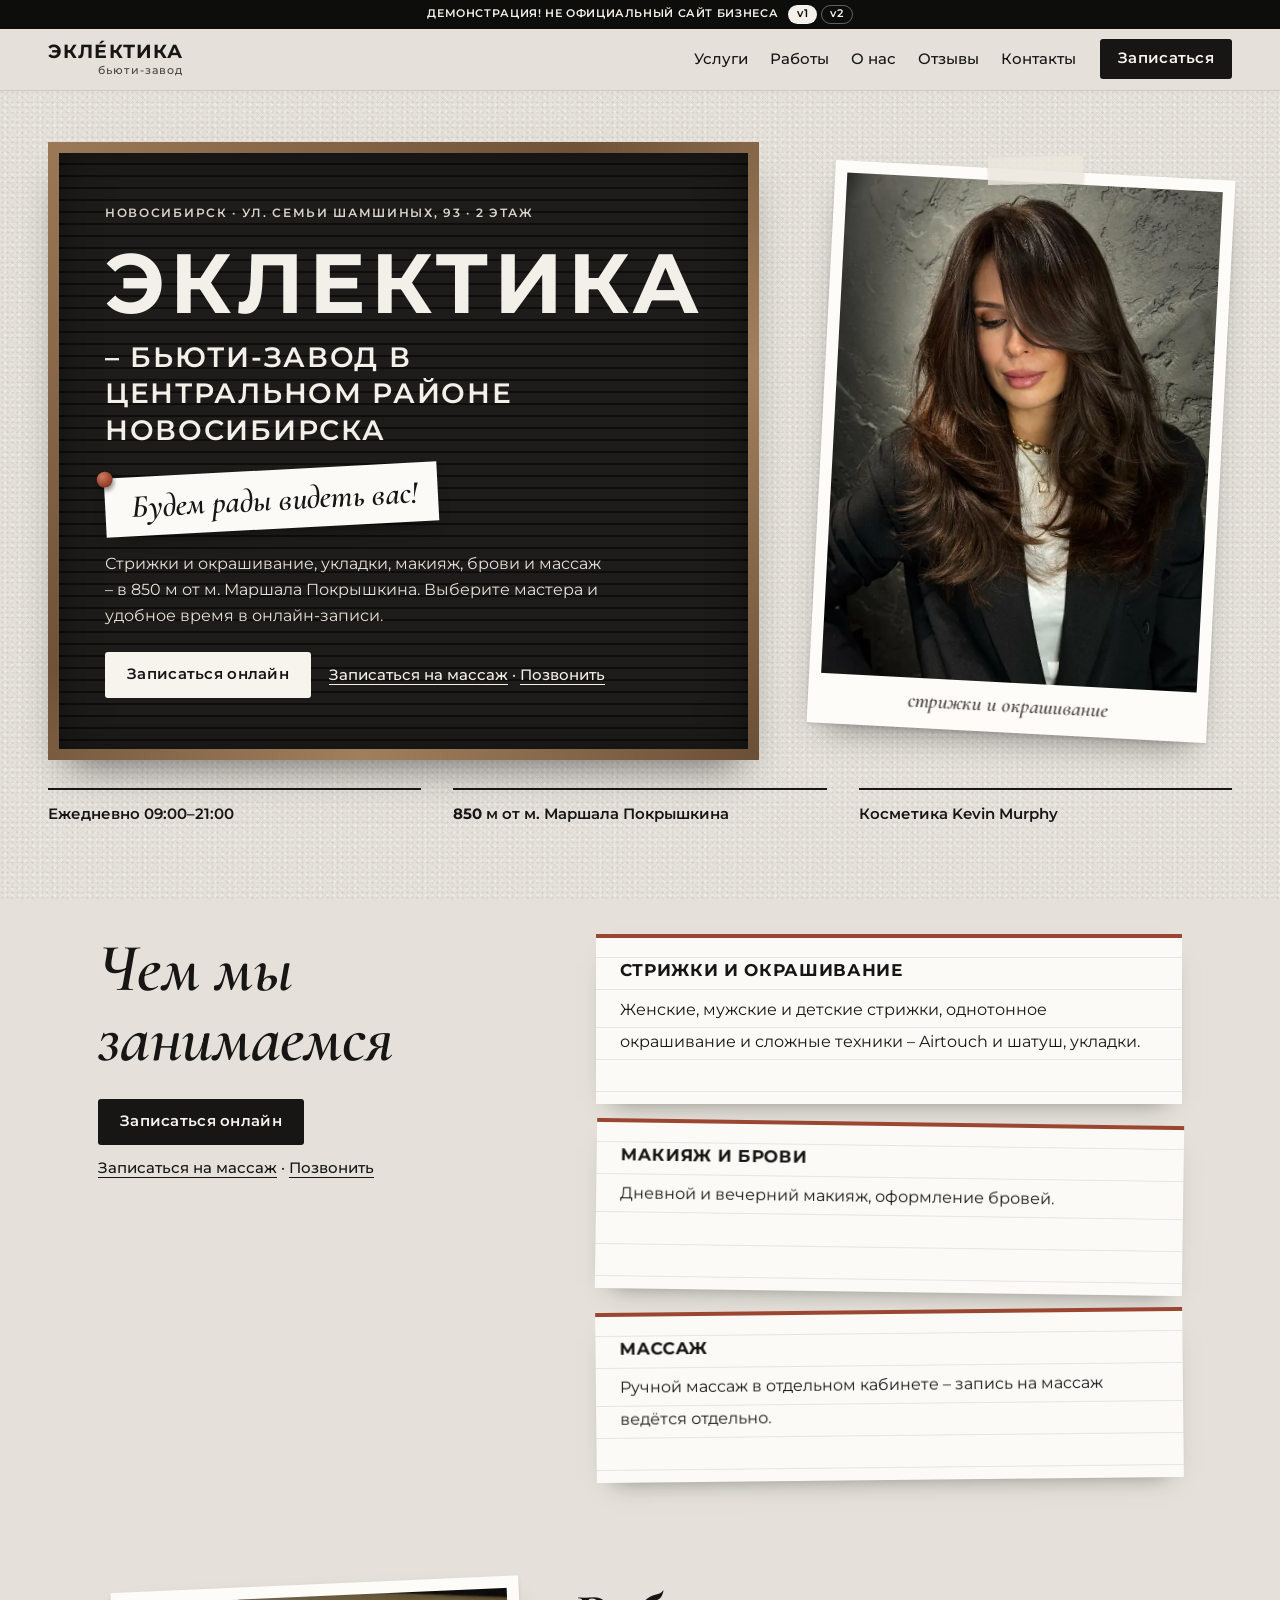
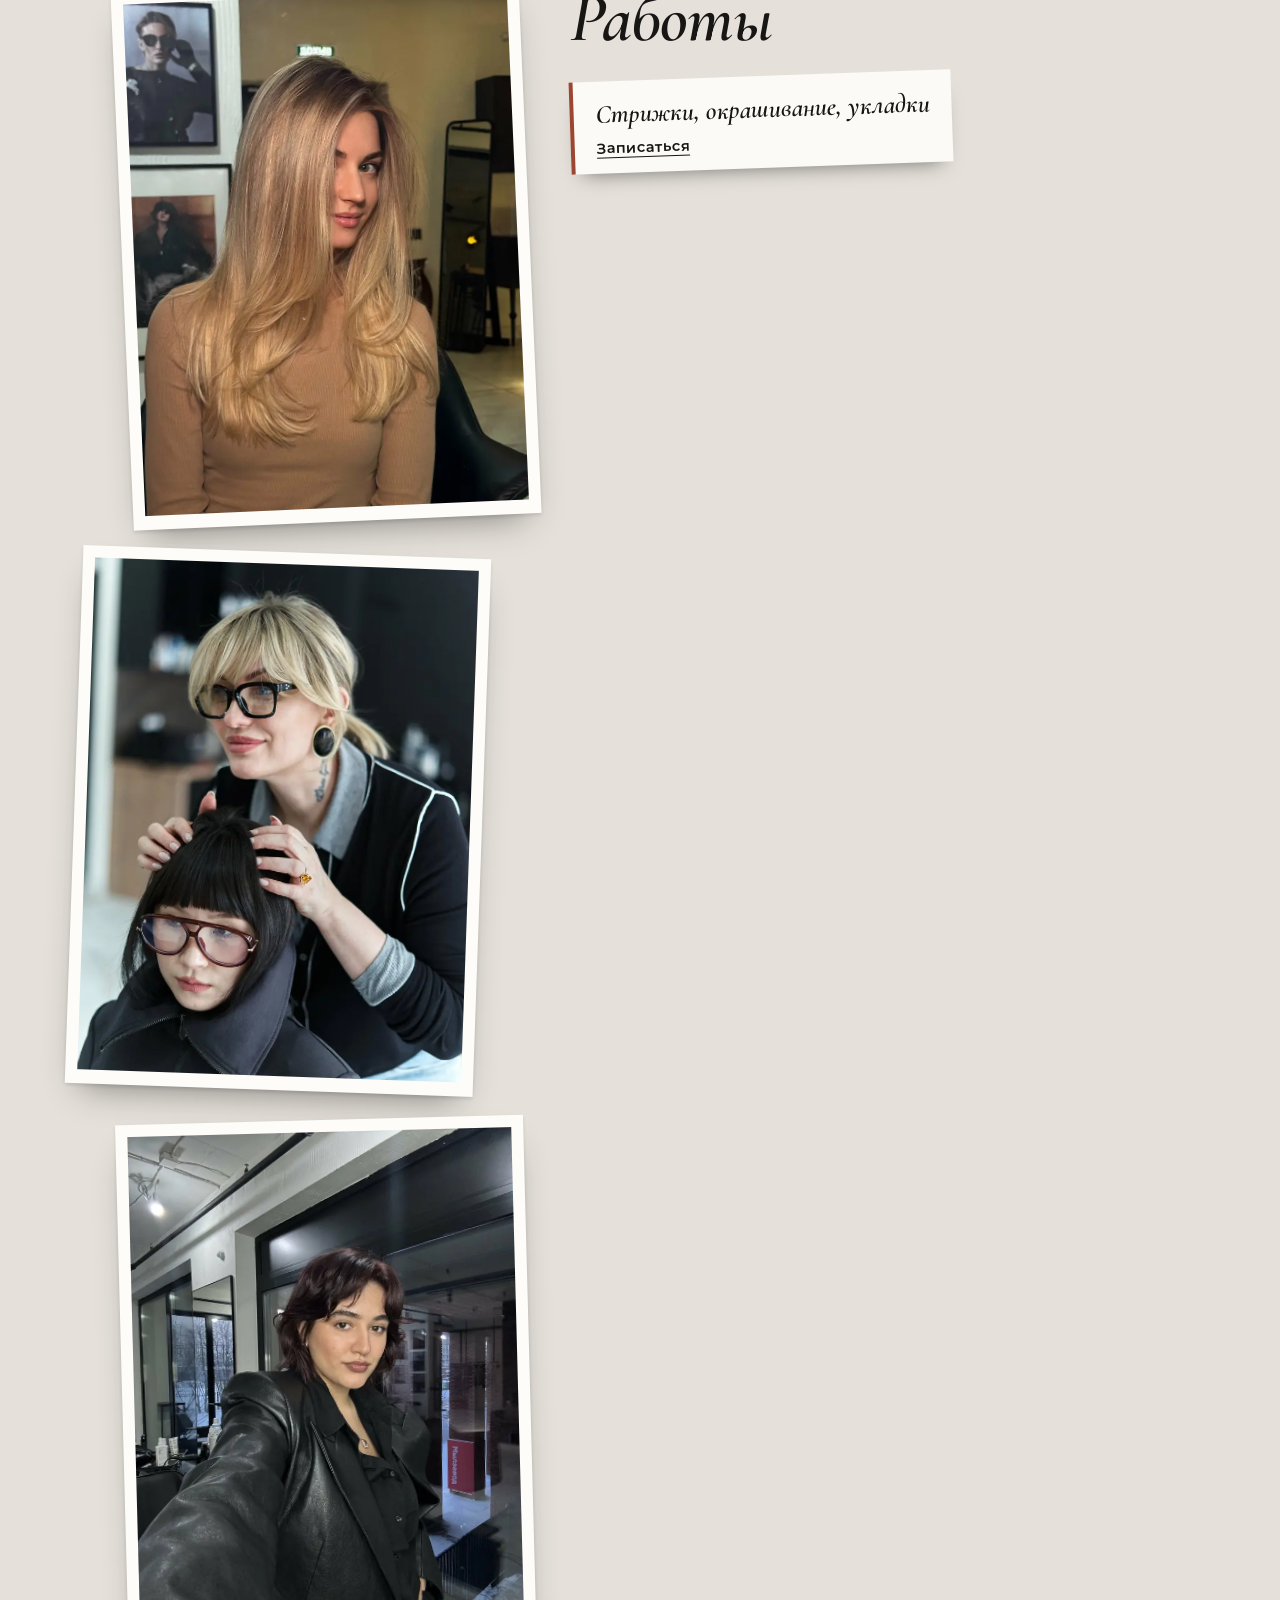
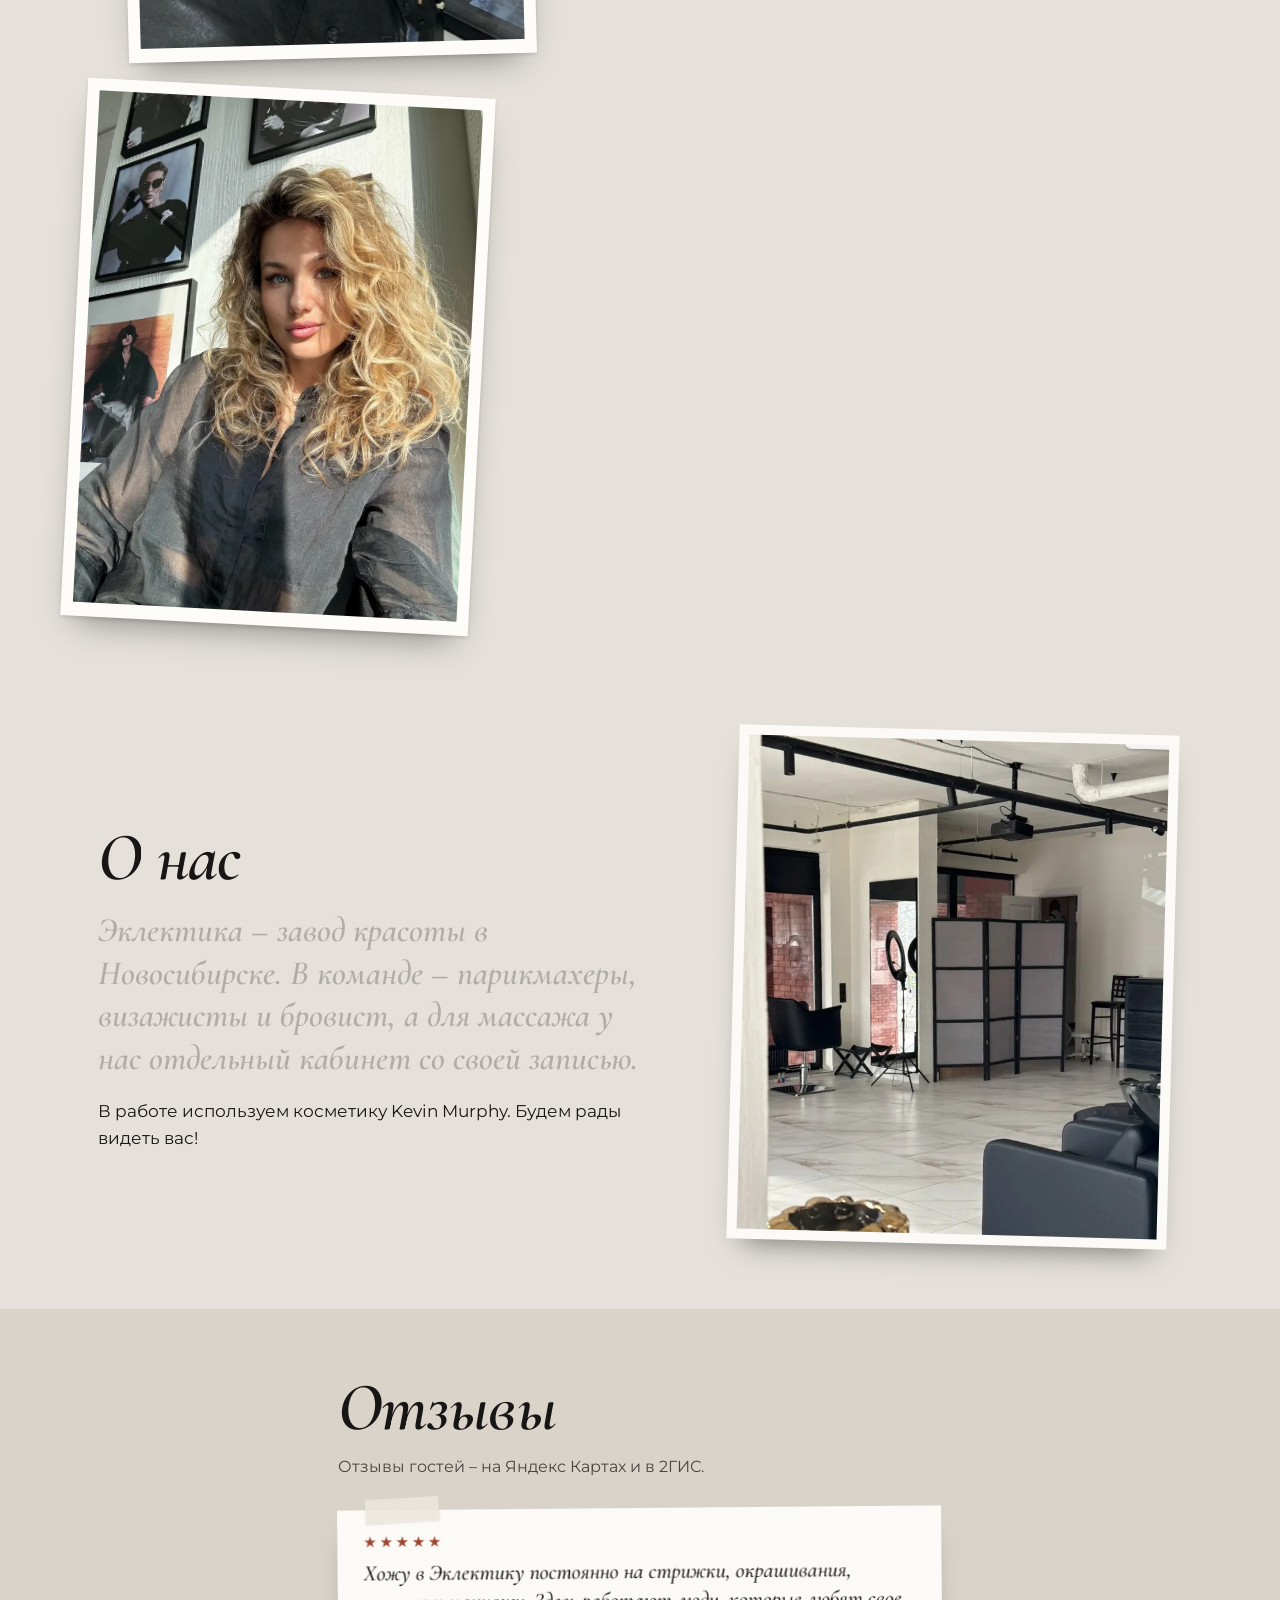
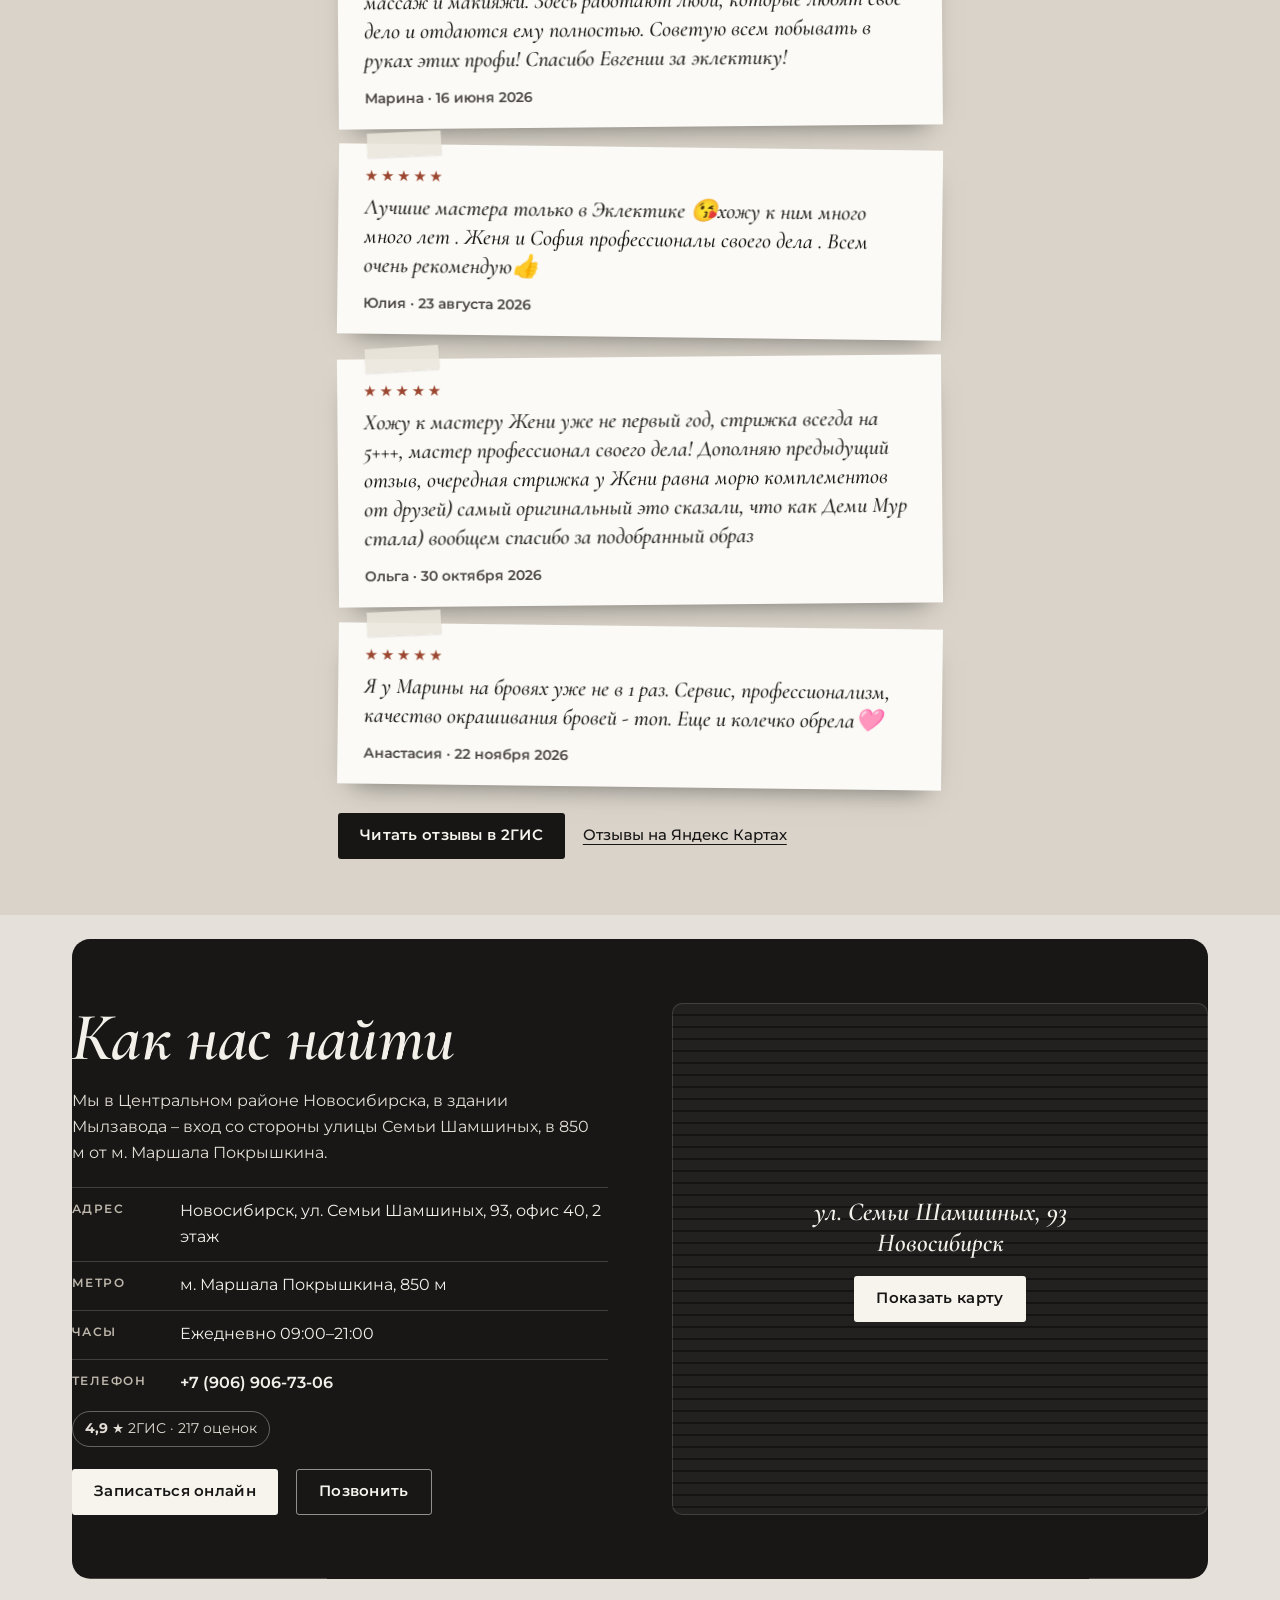
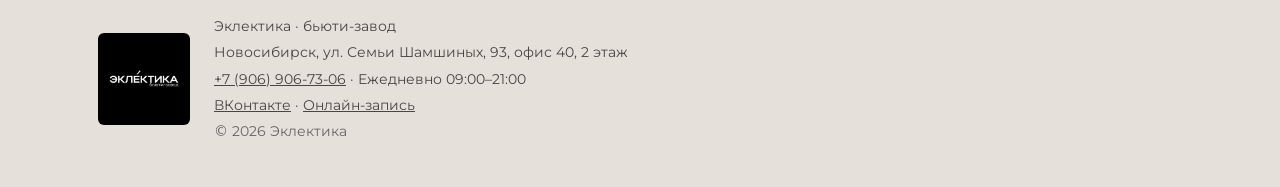
<file: index.html>
<!doctype html>
<html lang="ru">
<head>
<meta charset="utf-8">
<meta name="viewport" content="width=device-width, initial-scale=1.0">
<meta name="robots" content="noindex, nofollow">
<title>Бьюти-завод в Новосибирске · Эклектика</title>
<meta name="description" content="Эклектика · бьюти-завод в Центральном районе Новосибирска: стрижки и окрашивание, укладки, макияж, брови и массаж. Ежедневно 09:00–21:00, онлайн-запись.">
<meta name="theme-color" content="#171615">
<link rel="icon" sizes="any" href="logos/favicon.ico">
<link rel="icon" type="image/png" sizes="32x32" href="logos/favicon-32x32.png">
<link rel="apple-touch-icon" sizes="180x180" href="logos/apple-touch-icon.png">
<link rel="preload" href="fonts/montserrat-cyr.woff2" as="font" type="font/woff2" crossorigin>
<link rel="preload" href="fonts/cormorant-i-cyr.woff2" as="font" type="font/woff2" crossorigin>
<link rel="stylesheet" href="css/fonts.css">
<link rel="stylesheet" href="css/styles.css">
<script>(function(h){if(matchMedia('(prefers-reduced-motion: no-preference)').matches){h.classList.add('m-on');setTimeout(function(){if(!h.classList.contains('m-ready'))h.classList.remove('m-on')},2500)}})(document.documentElement)</script>
</head>
<body>
<div class="felt" aria-hidden="true"></div><div class="spot" aria-hidden="true"></div>
<div class="topbar">
  <div class="demo"><span class="demo-t">ДЕМОНСТРАЦИЯ! НЕ ОФИЦИАЛЬНЫЙ САЙТ БИЗНЕСА</span><nav class="demo-v" aria-label="Версии"><a href="./" aria-current="page">v1</a><a href="v2/">v2</a></nav></div>
  <header class="hdr">
    <a class="sign" href="#top" aria-label="Эклектика, наверх"><b>ЭКЛЕ&#769;КТИКА</b><small>бьюти-завод</small></a>
    <nav class="nav" aria-label="Разделы"><a href="#services">Услуги</a><a href="#works">Работы</a><a href="#about">О нас</a><a href="#reviews">Отзывы</a><a href="#contacts">Контакты</a></nav>
    <a class="btn btn-ink hdr-cta" href="https://n2607696.yclients.ru" target="_blank" rel="noopener">Записаться</a>
    <button class="burger" type="button" aria-label="Меню" aria-expanded="false" aria-controls="menu"><i></i><i></i><i></i></button>
  </header>
  <nav class="menu" id="menu" aria-label="Меню"><a href="#services">Услуги</a><a href="#works">Работы</a><a href="#about">О нас</a><a href="#reviews">Отзывы</a><a href="#contacts">Контакты</a></nav>
</div>
<div class="top-sp" aria-hidden="true"></div>

<main id="top">
<section class="hero">
  <div class="board">
    <p class="brow">Новосибирск · ул. Семьи Шамшиных, 93 · 2 этаж</p>
    <h1 data-split><span class="h-big">Эклектика</span> <span class="h-sub">– бьюти-завод в Центральном районе Новосибирска</span></h1>
    <p class="note"><span class="pin" aria-hidden="true"></span>Будем рады видеть вас!</p>
    <p class="lead">Стрижки и окрашивание, укладки, макияж, брови и массаж – в 850 м от м. Маршала Покрышкина. Выберите мастера и удобное время в онлайн-записи.</p>
    <div class="cta">
      <a class="btn btn-light" href="https://n2607696.yclients.ru" target="_blank" rel="noopener">Записаться онлайн</a>
      <span class="cta-alt"><a href="https://n2607843.yclients.ru" target="_blank" rel="noopener">Записаться на массаж</a> · <a href="tel:+79069067306">Позвонить</a></span>
    </div>
  </div>
  <figure class="pola hero-pola" data-tilt>
    <span class="tape" aria-hidden="true"></span>
    <img src="img/brunette-fringe.webp" width="720" height="960" alt="Длинные тёмные волосы со шторкой-чёлкой" fetchpriority="high">
    <figcaption>стрижки и окрашивание</figcaption>
  </figure>
  <ul class="facts" data-stg>
    <li data-rv><i class="ln" aria-hidden="true"></i><span>Ежедневно 09:00–21:00</span></li>
    <li data-rv><i class="ln" aria-hidden="true"></i><span><b data-count="850" aria-label="850">850</b> м от м. Маршала Покрышкина</span></li>
    <li data-rv><i class="ln" aria-hidden="true"></i><span>Косметика Kevin Murphy</span></li>
  </ul>
</section>

<section class="services" id="services">
  <div class="sec-head svc-head"><h2 data-split>Чем мы занимаемся</h2></div>
  <div class="cards">
    <article class="icard" data-rv><h3>Стрижки и окрашивание</h3><p>Женские, мужские и детские стрижки, однотонное окрашивание и сложные техники – Airtouch и шатуш, укладки.</p></article>
    <article class="icard" data-rv><h3>Макияж и брови</h3><p>Дневной и вечерний макияж, оформление бровей.</p></article>
    <article class="icard" data-rv><h3>Массаж</h3><p>Ручной массаж в отдельном кабинете – запись на массаж ведётся отдельно.</p></article>
  </div>
  <div class="cta cta-row" data-rv>
    <a class="btn btn-ink" href="https://n2607696.yclients.ru" target="_blank" rel="noopener">Записаться онлайн</a>
    <span class="cta-alt"><a href="https://n2607843.yclients.ru" target="_blank" rel="noopener">Записаться на массаж</a> · <a href="tel:+79069067306">Позвонить</a></span>
  </div>
</section>

<section class="works" id="works">
  <aside class="works-note">
    <h2 data-split>Работы</h2>
    <p class="stick-note" data-rv>Стрижки, окрашивание, укладки<a href="https://n2607696.yclients.ru" target="_blank" rel="noopener">Записаться</a></p>
  </aside>
  <div class="wstack">
    <figure class="pola wp" data-pin style="--r:-2.5deg"><img src="img/blonde-layers.webp" width="720" height="960" loading="lazy" alt="Длинные многослойные волосы, золотистый блонд"></figure>
    <figure class="pola wp" data-pin style="--r:2deg"><img src="img/black-bob.webp" width="720" height="960" loading="lazy" alt="Мастер за работой: чёрное каре с чёлкой"></figure>
    <figure class="pola wp" data-pin style="--r:-1.5deg"><img src="img/burgundy-shag.webp" width="720" height="960" loading="lazy" alt="Короткая стрижка шэгги в бордовом цвете"></figure>
    <figure class="pola wp" data-pin style="--r:3deg"><img src="img/curly-blonde.webp" width="720" height="960" loading="lazy" alt="Объёмные кудри, блонд"></figure>
  </div>
</section>

<section class="about" id="about">
  <div class="about-txt">
    <h2 data-split>О нас</h2>
    <p class="glow" data-glow>Эклектика – завод красоты в Новосибирске. В команде – парикмахеры, визажисты и бровист, а для массажа у нас отдельный кабинет со своей записью.</p>
    <p data-rv>В работе используем косметику Kevin Murphy. Будем рады видеть вас!</p>
  </div>
  <figure class="hall" data-cur><img src="img/loft-hall.webp" width="688" height="810" loading="lazy" alt="Зал Эклектики: лофт с кирпичными окнами и мраморным полом"></figure>
</section>

<section class="reviews" id="reviews">
  <div class="sec-head"><h2 data-split>Отзывы</h2><p data-rv>Отзывы гостей – на Яндекс Картах и в 2ГИС.</p></div>
  <div class="rstack">
    <blockquote class="rv" data-rv><p class="st" aria-label="5 из 5">★★★★★</p><p>Хожу в Эклектику постоянно на стрижки, окрашивания, массаж и макияжи. Здесь работают люди, которые любят свое дело и отдаются ему полностью. Советую всем побывать в руках этих профи! Спасибо Евгении за эклектику!</p><footer>Марина · 16 июня 2026</footer></blockquote>
    <blockquote class="rv" data-rv><p class="st" aria-label="5 из 5">★★★★★</p><p>Лучшие мастера только в Эклектике 😘хожу к ним много много лет . Женя и София профессионалы своего дела . Всем очень рекомендую👍</p><footer>Юлия · 23 августа 2026</footer></blockquote>
    <blockquote class="rv" data-rv><p class="st" aria-label="5 из 5">★★★★★</p><p>Хожу к мастеру Жени уже не первый год, стрижка всегда на 5+++, мастер профессионал своего дела! Дополняю предыдущий отзыв, очередная стрижка у Жени равна морю комплементов от друзей) самый оригинальный это сказали, что как Деми Мур стала) вообщем спасибо за подобранный образ</p><footer>Ольга · 30 октября 2026</footer></blockquote>
    <blockquote class="rv" data-rv><p class="st" aria-label="5 из 5">★★★★★</p><p>Я у Марины на бровях уже не в 1 раз. Сервис, профессионализм, качество окрашивания бровей - топ. Еще и колечко обрела🩷</p><footer>Анастасия · 22 ноября 2026</footer></blockquote>
  </div>
  <p class="cta cta-row" data-rv><a class="btn btn-ink" href="https://2gis.ru/novosibirsk/firm/70000001060041752/tab/reviews" target="_blank" rel="noopener">Читать отзывы в 2ГИС</a> <a class="cta-alt" href="https://yandex.ru/maps/org/172492140045/reviews/" target="_blank" rel="noopener">Отзывы на Яндекс Картах</a></p>
</section>

<section class="contacts" id="contacts" data-panel>
  <div class="c-info">
    <h2 data-split>Как нас найти</h2>
    <p data-rv>Мы в Центральном районе Новосибирска, в здании Мылзавода – вход со стороны улицы Семьи Шамшиных, в 850 м от м. Маршала Покрышкина.</p>
    <dl class="nap" data-stg>
      <div data-rv><dt>Адрес</dt><dd>Новосибирск, ул. Семьи Шамшиных, 93, офис 40, 2 этаж</dd></div>
      <div data-rv><dt>Метро</dt><dd>м. Маршала Покрышкина, 850 м</dd></div>
      <div data-rv><dt>Часы</dt><dd>Ежедневно 09:00–21:00</dd></div>
      <div data-rv><dt>Телефон</dt><dd><a href="tel:+79069067306">+7 (906) 906-73-06</a></dd></div>
    </dl>
    <p class="badge"><b>4,9 ★</b> 2ГИС · 217 оценок</p>
    <div class="cta">
      <a class="btn btn-light" href="https://n2607696.yclients.ru" target="_blank" rel="noopener">Записаться онлайн</a>
      <a class="btn btn-line" href="tel:+79069067306">Позвонить</a>
    </div>
  </div>
  <div class="map">
    <p class="map-addr">ул. Семьи Шамшиных, 93<br>Новосибирск</p>
    <a class="btn btn-light" href="https://yandex.ru/maps/org/172492140045/" target="_blank" rel="noopener" data-map="https://yandex.ru/map-widget/v1/org/eklektika/172492140045/">Показать карту</a>
  </div>
</section>
</main>

<footer class="foot">
  <img class="foot-logo" src="logos/logo.png" width="300" height="300" loading="lazy" alt="Эклектика, бьюти-завод">
  <div class="foot-t">
    <p>Эклектика · бьюти-завод</p>
    <p>Новосибирск, ул. Семьи Шамшиных, 93, офис 40, 2 этаж</p>
    <p><a href="tel:+79069067306">+7 (906) 906-73-06</a> · Ежедневно 09:00–21:00</p>
    <p><a href="https://vk.ru/eclectica_nsk" target="_blank" rel="noopener">ВКонтакте</a> · <a href="https://taplink.cc/eclectica" target="_blank" rel="noopener">Онлайн-запись</a></p>
    <p class="copy">© 2026 Эклектика</p>
  </div>
</footer>
<script src="js/motion.js" defer></script>
</body>
</html>
</file>
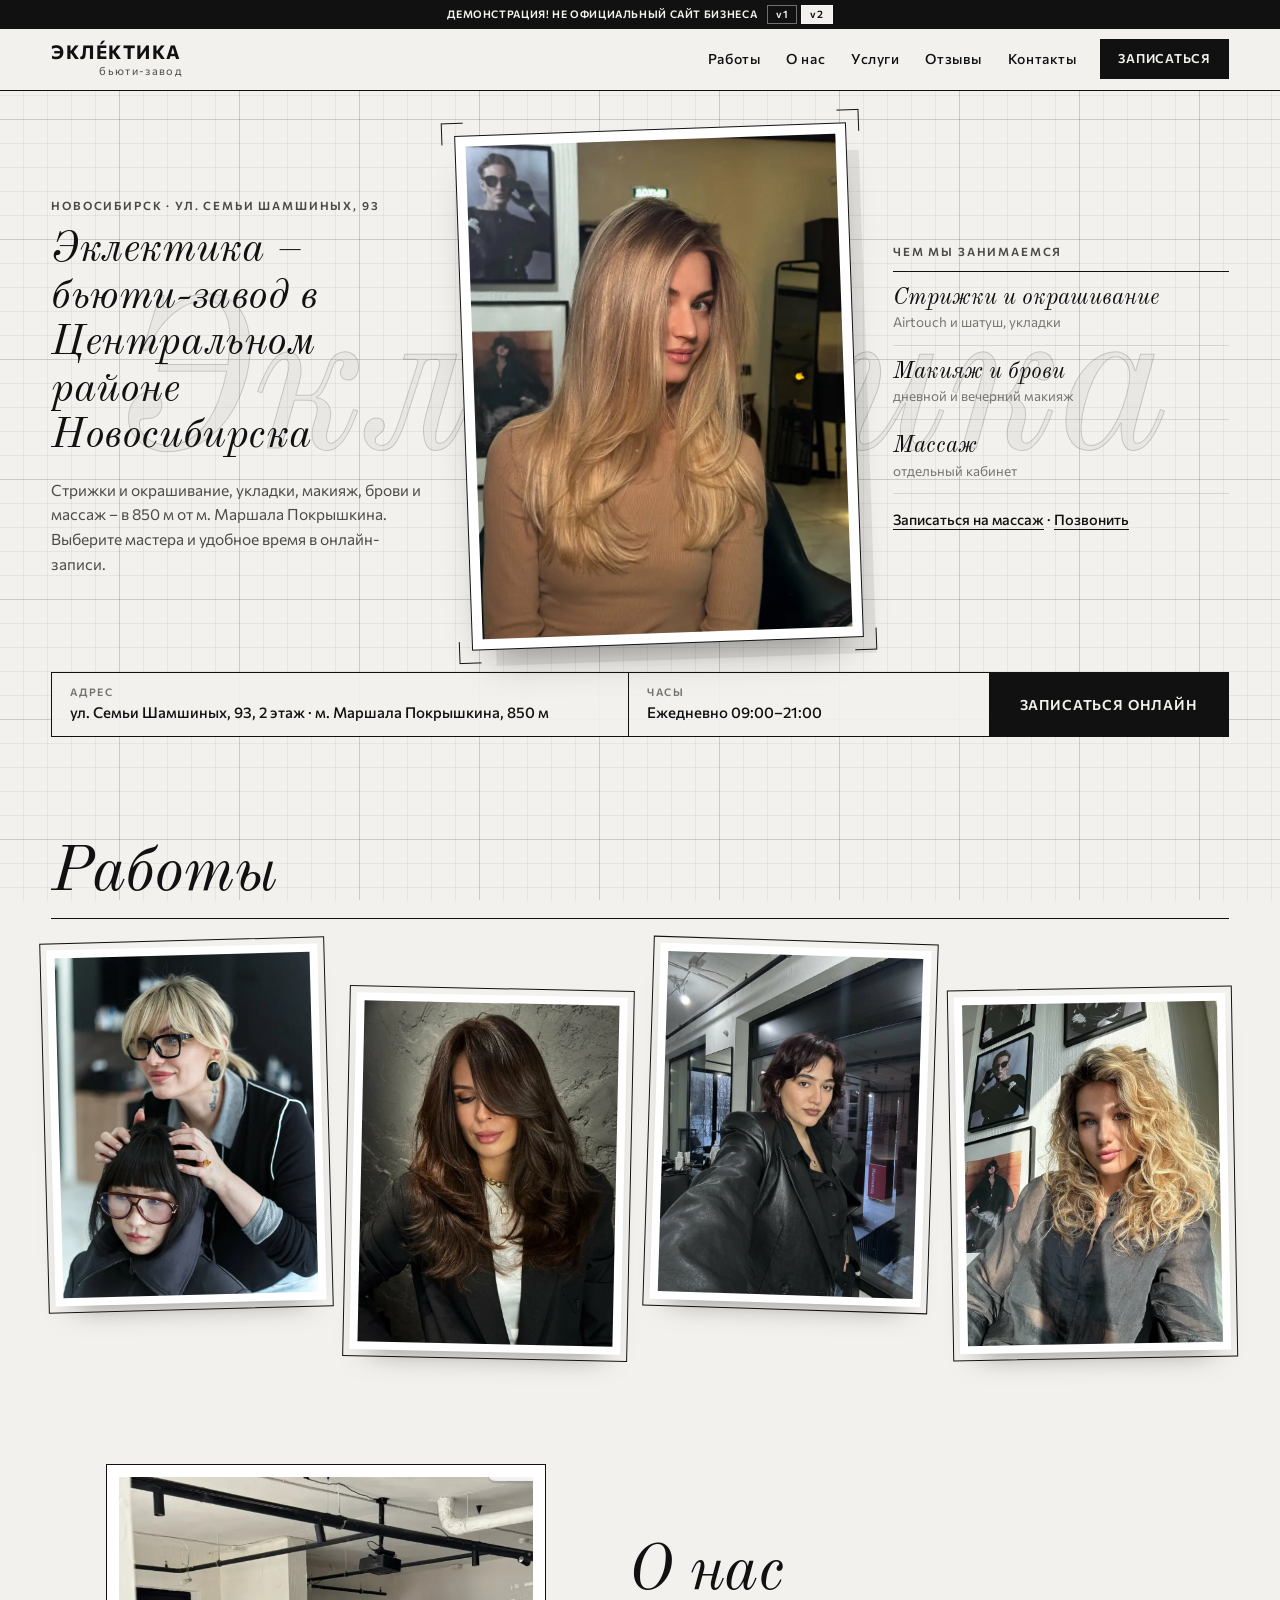
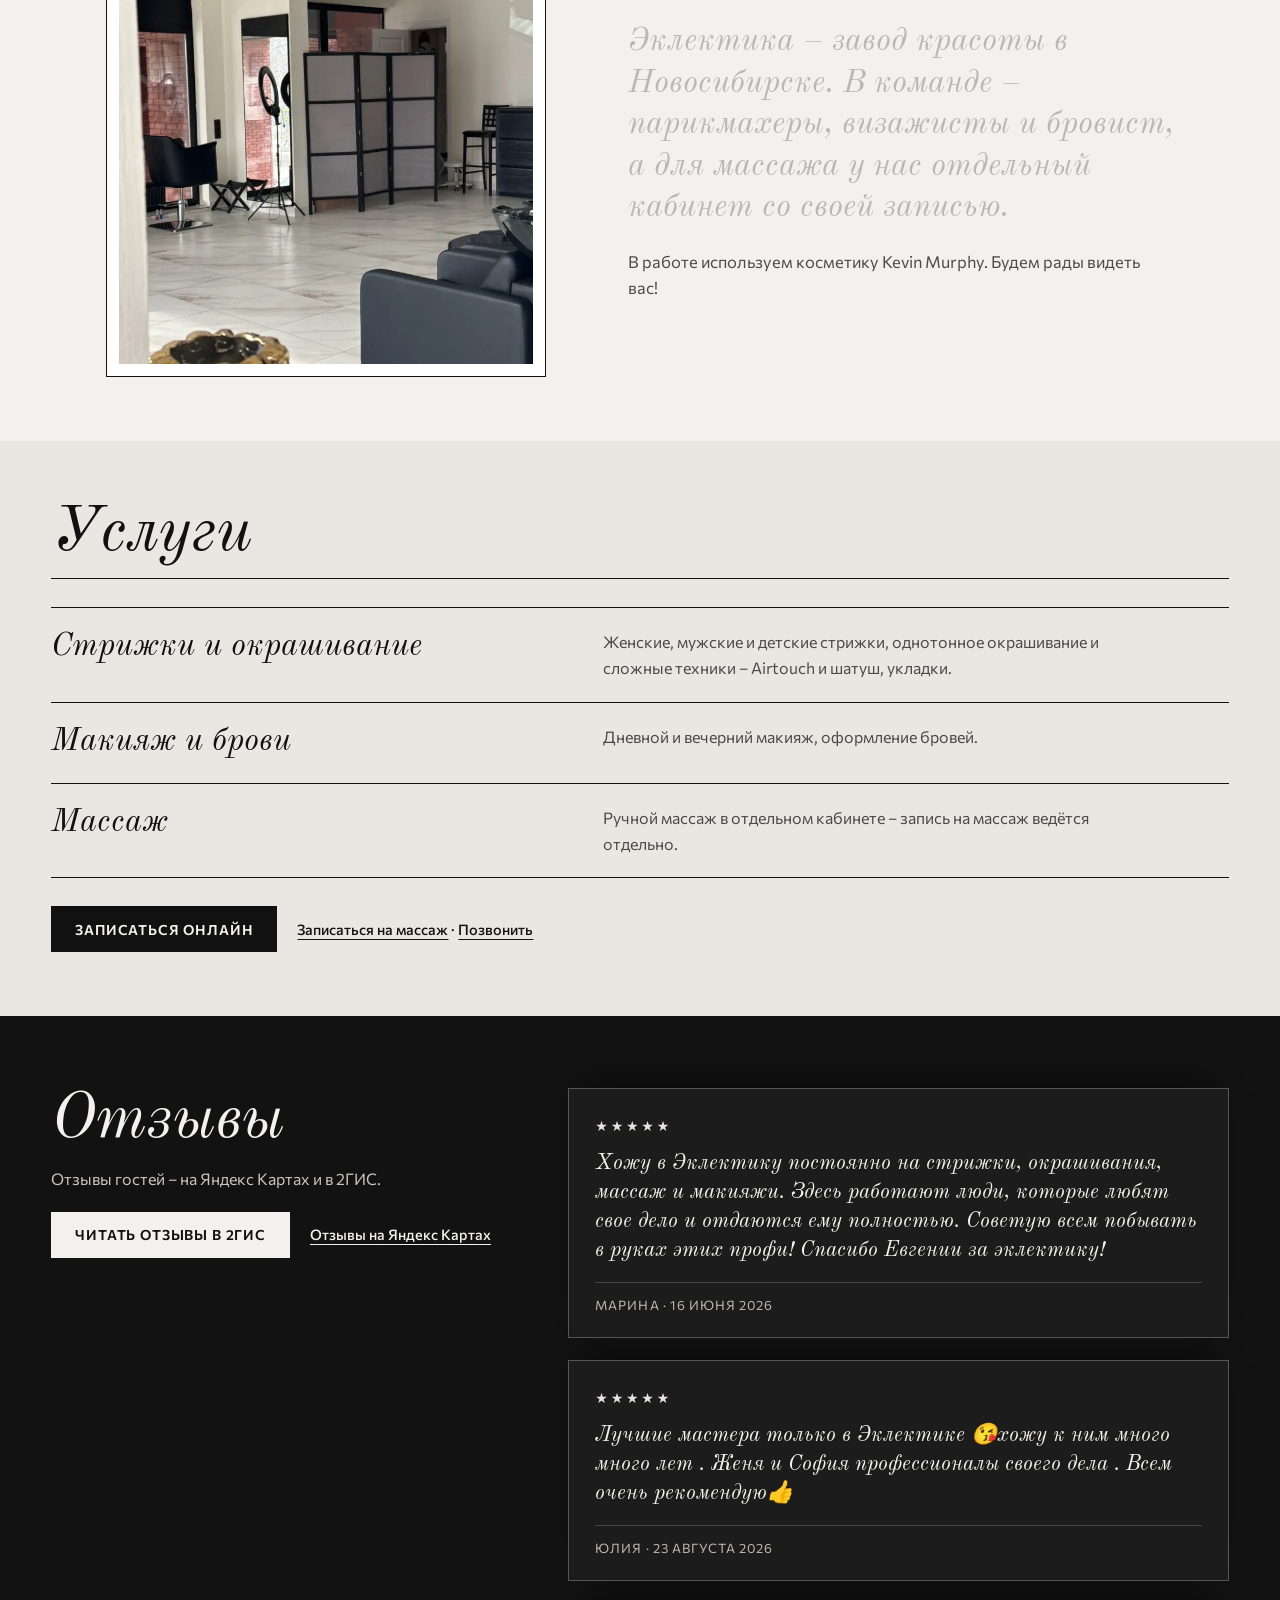
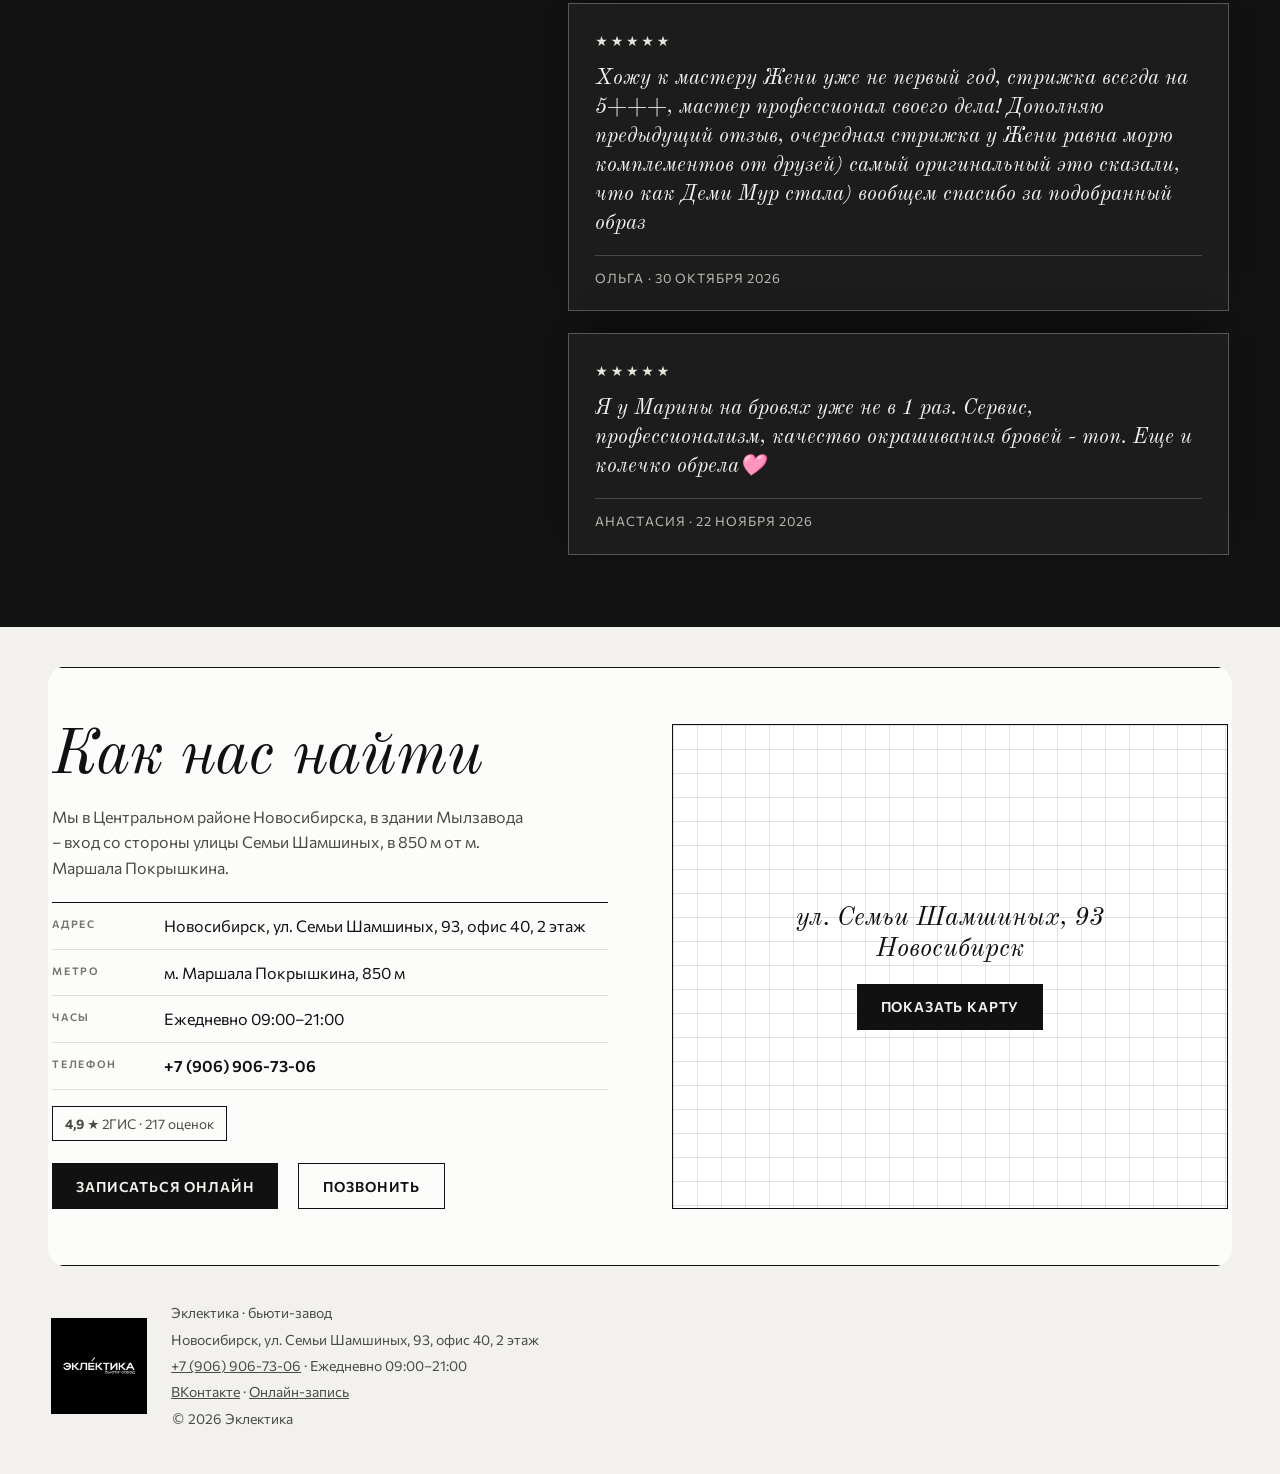
<file: v2/index.html>
<!doctype html>
<html lang="ru">
<head>
<meta charset="utf-8">
<meta name="viewport" content="width=device-width, initial-scale=1.0">
<meta name="robots" content="noindex, nofollow">
<title>Бьюти-завод в Новосибирске · Эклектика</title>
<meta name="description" content="Эклектика · бьюти-завод в Центральном районе Новосибирска: стрижки и окрашивание, укладки, макияж, брови и массаж. Ежедневно 09:00–21:00, онлайн-запись.">
<meta name="theme-color" content="#f2f1ed">
<link rel="icon" sizes="any" href="logos/favicon.ico">
<link rel="icon" type="image/png" sizes="32x32" href="logos/favicon-32x32.png">
<link rel="apple-touch-icon" sizes="180x180" href="logos/apple-touch-icon.png">
<link rel="preload" href="fonts/commissioner-cyr.woff2" as="font" type="font/woff2" crossorigin>
<link rel="preload" href="fonts/oldstandard-i-cyr.woff2" as="font" type="font/woff2" crossorigin>
<link rel="stylesheet" href="css/fonts.css">
<link rel="stylesheet" href="css/styles.css">
<script>(function(h){if(matchMedia('(prefers-reduced-motion: no-preference)').matches){h.classList.add('m-on');setTimeout(function(){if(!h.classList.contains('m-ready'))h.classList.remove('m-on')},2500)}})(document.documentElement)</script>
</head>
<body>
<div class="grid-bg" aria-hidden="true"></div><div class="spot" aria-hidden="true"></div>
<div class="topbar">
  <div class="demo"><span class="demo-t">ДЕМОНСТРАЦИЯ! НЕ ОФИЦИАЛЬНЫЙ САЙТ БИЗНЕСА</span><nav class="demo-v" aria-label="Версии"><a href="../">v1</a><a href="./" aria-current="page">v2</a></nav></div>
  <header class="hdr">
    <a class="sign" href="#top" aria-label="Эклектика, наверх"><b>ЭКЛЕ&#769;КТИКА</b><small>бьюти-завод</small></a>
    <nav class="nav" aria-label="Разделы"><a href="#works">Работы</a><a href="#about">О нас</a><a href="#services">Услуги</a><a href="#reviews">Отзывы</a><a href="#contacts">Контакты</a></nav>
    <a class="btn btn-ink hdr-cta" href="https://n2607696.yclients.ru" target="_blank" rel="noopener">Записаться</a>
    <button class="burger" type="button" aria-label="Меню" aria-expanded="false" aria-controls="menu"><i></i><i></i><i></i></button>
  </header>
  <i class="progress" aria-hidden="true"></i>
  <nav class="menu" id="menu" aria-label="Меню"><a href="#works">Работы</a><a href="#about">О нас</a><a href="#services">Услуги</a><a href="#reviews">Отзывы</a><a href="#contacts">Контакты</a></nav>
</div>
<div class="top-sp" aria-hidden="true"></div>

<main id="top">
<section class="hero">
  <p class="word" aria-hidden="true">Эклектика</p>
  <div class="h-about">
    <p class="cap" data-marks>Новосибирск · ул. Семьи Шамшиных, 93</p>
    <h1 data-split>Эклектика – бьюти-завод в Центральном районе Новосибирска</h1>
    <p class="lead">Стрижки и окрашивание, укладки, макияж, брови и массаж – в 850 м от м. Маршала Покрышкина. Выберите мастера и удобное время в онлайн-записи.</p>
  </div>
  <figure class="work" data-tilt>
    <span class="cm cm1" aria-hidden="true"></span><span class="cm cm2" aria-hidden="true"></span><span class="cm cm3" aria-hidden="true"></span><span class="cm cm4" aria-hidden="true"></span>
    <img src="img/blonde-layers.webp" width="720" height="960" alt="Длинные многослойные волосы, золотистый блонд" fetchpriority="high">
  </figure>
  <div class="h-svc">
    <p class="cap" data-marks>Чем мы занимаемся</p>
    <ul data-stg>
      <li data-rv><b>Стрижки и окрашивание</b><span>Airtouch и шатуш, укладки</span></li>
      <li data-rv><b>Макияж и брови</b><span>дневной и вечерний макияж</span></li>
      <li data-rv><b>Массаж</b><span>отдельный кабинет</span></li>
    </ul>
    <p class="cta-alt"><a href="https://n2607843.yclients.ru" target="_blank" rel="noopener">Записаться на массаж</a> · <a href="tel:+79069067306">Позвонить</a></p>
  </div>
  <div class="stamp">
    <p class="st-cell"><span class="lbl">Адрес</span>ул. Семьи Шамшиных, 93, 2 этаж · м. Маршала Покрышкина, 850 м</p>
    <p class="st-cell st-h"><span class="lbl">Часы</span>Ежедневно 09:00–21:00</p>
    <a class="btn btn-ink st-btn" href="https://n2607696.yclients.ru" target="_blank" rel="noopener">Записаться онлайн</a>
  </div>
</section>

<section class="works" id="works">
  <div class="head"><h2 data-split>Работы</h2><i class="ln" aria-hidden="true"></i></div>
  <div class="wgrid" data-stg>
    <figure class="fr" data-rv style="--r:-1.5deg"><img src="img/black-bob.webp" width="720" height="960" loading="lazy" alt="Мастер за работой: чёрное каре с чёлкой"></figure>
    <figure class="fr dr" data-rv style="--r:1.2deg"><img src="img/brunette-fringe.webp" width="720" height="960" loading="lazy" alt="Длинные тёмные волосы со шторкой-чёлкой"></figure>
    <figure class="fr" data-rv style="--r:1.8deg"><img src="img/burgundy-shag.webp" width="720" height="960" loading="lazy" alt="Короткая стрижка шэгги в бордовом цвете"></figure>
    <figure class="fr dr" data-rv style="--r:-1deg"><img src="img/curly-blonde.webp" width="720" height="960" loading="lazy" alt="Объёмные кудри, блонд"></figure>
  </div>
</section>

<section class="about" id="about">
  <figure class="plan" data-cur><img src="img/loft-hall.webp" width="688" height="810" loading="lazy" alt="Зал Эклектики: лофт с кирпичными окнами и мраморным полом"></figure>
  <div class="about-txt">
    <h2 data-split>О нас</h2>
    <p class="glow" data-glow>Эклектика – завод красоты в Новосибирске. В команде – парикмахеры, визажисты и бровист, а для массажа у нас отдельный кабинет со своей записью.</p>
    <p data-rv>В работе используем косметику Kevin Murphy. Будем рады видеть вас!</p>
  </div>
</section>

<section class="services" id="services">
  <div class="head"><h2 data-split>Услуги</h2><i class="ln" aria-hidden="true"></i></div>
  <div class="spec">
    <div class="row"><i class="ln" aria-hidden="true"></i><h3 data-rv>Стрижки и окрашивание</h3><p data-rv>Женские, мужские и детские стрижки, однотонное окрашивание и сложные техники – Airtouch и шатуш, укладки.</p></div>
    <div class="row"><i class="ln" aria-hidden="true"></i><h3 data-rv>Макияж и брови</h3><p data-rv>Дневной и вечерний макияж, оформление бровей.</p></div>
    <div class="row"><i class="ln" aria-hidden="true"></i><h3 data-rv>Массаж</h3><p data-rv>Ручной массаж в отдельном кабинете – запись на массаж ведётся отдельно.</p></div>
    <i class="ln" aria-hidden="true"></i>
  </div>
  <div class="cta" data-rv>
    <a class="btn btn-ink" href="https://n2607696.yclients.ru" target="_blank" rel="noopener">Записаться онлайн</a>
    <span class="cta-alt"><a href="https://n2607843.yclients.ru" target="_blank" rel="noopener">Записаться на массаж</a> · <a href="tel:+79069067306">Позвонить</a></span>
  </div>
</section>

<section class="reviews" id="reviews">
  <div class="r-head">
    <h2 data-split>Отзывы</h2>
    <p data-rv>Отзывы гостей – на Яндекс Картах и в 2ГИС.</p>
  </div>
  <div class="rstack">
    <blockquote class="rv"><p class="st" aria-label="5 из 5">★★★★★</p><p class="q">Хожу в Эклектику постоянно на стрижки, окрашивания, массаж и макияжи. Здесь работают люди, которые любят свое дело и отдаются ему полностью. Советую всем побывать в руках этих профи! Спасибо Евгении за эклектику!</p><footer>Марина · 16 июня 2026</footer></blockquote>
    <blockquote class="rv"><p class="st" aria-label="5 из 5">★★★★★</p><p class="q">Лучшие мастера только в Эклектике 😘хожу к ним много много лет . Женя и София профессионалы своего дела . Всем очень рекомендую👍</p><footer>Юлия · 23 августа 2026</footer></blockquote>
    <blockquote class="rv"><p class="st" aria-label="5 из 5">★★★★★</p><p class="q">Хожу к мастеру Жени уже не первый год, стрижка всегда на 5+++, мастер профессионал своего дела! Дополняю предыдущий отзыв, очередная стрижка у Жени равна морю комплементов от друзей) самый оригинальный это сказали, что как Деми Мур стала) вообщем спасибо за подобранный образ</p><footer>Ольга · 30 октября 2026</footer></blockquote>
    <blockquote class="rv"><p class="st" aria-label="5 из 5">★★★★★</p><p class="q">Я у Марины на бровях уже не в 1 раз. Сервис, профессионализм, качество окрашивания бровей - топ. Еще и колечко обрела🩷</p><footer>Анастасия · 22 ноября 2026</footer></blockquote>
  </div>
  <p class="cta r-cta" data-rv><a class="btn btn-light" href="https://2gis.ru/novosibirsk/firm/70000001060041752/tab/reviews" target="_blank" rel="noopener">Читать отзывы в 2ГИС</a> <a class="cta-alt" href="https://yandex.ru/maps/org/172492140045/reviews/" target="_blank" rel="noopener">Отзывы на Яндекс Картах</a></p>
</section>

<section class="contacts" id="contacts" data-panel>
  <div class="c-info">
    <h2 data-split>Как нас найти</h2>
    <p data-rv>Мы в Центральном районе Новосибирска, в здании Мылзавода – вход со стороны улицы Семьи Шамшиных, в 850 м от м. Маршала Покрышкина.</p>
    <dl class="nap" data-stg>
      <div data-rv><dt>Адрес</dt><dd>Новосибирск, ул. Семьи Шамшиных, 93, офис 40, 2 этаж</dd></div>
      <div data-rv><dt>Метро</dt><dd>м. Маршала Покрышкина, 850 м</dd></div>
      <div data-rv><dt>Часы</dt><dd>Ежедневно 09:00–21:00</dd></div>
      <div data-rv><dt>Телефон</dt><dd><a href="tel:+79069067306">+7 (906) 906-73-06</a></dd></div>
    </dl>
    <p class="badge"><b>4,9 ★</b> 2ГИС · 217 оценок</p>
    <div class="cta">
      <a class="btn btn-ink" href="https://n2607696.yclients.ru" target="_blank" rel="noopener">Записаться онлайн</a>
      <a class="btn btn-line" href="tel:+79069067306">Позвонить</a>
    </div>
  </div>
  <div class="map">
    <p class="map-addr">ул. Семьи Шамшиных, 93<br>Новосибирск</p>
    <a class="btn btn-ink" href="https://yandex.ru/maps/org/172492140045/" target="_blank" rel="noopener" data-map="https://yandex.ru/map-widget/v1/org/eklektika/172492140045/">Показать карту</a>
  </div>
</section>
</main>

<footer class="foot">
  <img class="foot-logo" src="logos/logo.png" width="300" height="300" loading="lazy" alt="Эклектика, бьюти-завод">
  <div class="foot-t">
    <p>Эклектика · бьюти-завод</p>
    <p>Новосибирск, ул. Семьи Шамшиных, 93, офис 40, 2 этаж</p>
    <p><a href="tel:+79069067306">+7 (906) 906-73-06</a> · Ежедневно 09:00–21:00</p>
    <p><a href="https://vk.ru/eclectica_nsk" target="_blank" rel="noopener">ВКонтакте</a> · <a href="https://taplink.cc/eclectica" target="_blank" rel="noopener">Онлайн-запись</a></p>
    <p class="copy">© 2026 Эклектика</p>
  </div>
</footer>
<script src="js/motion.js" defer></script>
</body>
</html>
</file>
<file: css/fonts.css>
@font-face{font-family:'Montserrat';font-style:normal;font-weight:400 700;font-display:swap;src:url(../fonts/montserrat-cyr.woff2) format('woff2');unicode-range:U+0301,U+0400-045F}
@font-face{font-family:'Montserrat';font-style:normal;font-weight:400 700;font-display:swap;src:url(../fonts/montserrat-lat.woff2) format('woff2');unicode-range:U+0020-007E,U+00A0-00BB,U+00D7,U+2013,U+2019,U+201C-201E,U+2026,U+20BD,U+2116,U+2192,U+2605}
@font-face{font-family:'Cormorant';font-style:italic;font-weight:400 700;font-display:swap;src:url(../fonts/cormorant-i-cyr.woff2) format('woff2');unicode-range:U+0301,U+0400-045F}
@font-face{font-family:'Cormorant';font-style:italic;font-weight:400 700;font-display:swap;src:url(../fonts/cormorant-i-lat.woff2) format('woff2');unicode-range:U+0020-007E,U+00A0-00BB,U+00D7,U+2013,U+2019,U+201C-201E,U+2026,U+20BD,U+2116,U+2192,U+2605}
</file>
<file: css/styles.css>
:root{--felt:#e5e1da;--felt2:#d9d3c9;--paper:#fbfaf6;--ink:#171615;--ink2:#4a4541;--brick:#9b4630;--oak:#8a6a4b;--board:#181716;--e:cubic-bezier(.16,1,.3,1);--top-h:92px;--serif:'Cormorant',Georgia,serif;--sans:'Montserrat',system-ui,sans-serif}
*{box-sizing:border-box;margin:0;padding:0}
html,body{overflow-x:clip}
html{scroll-behavior:smooth;-webkit-text-size-adjust:100%}
body{font:400 16px/1.6 var(--sans);color:var(--ink);background:var(--felt);min-height:100svh}
img{display:block;max-width:100%;height:auto}
a{color:inherit}
section{scroll-margin-top:var(--top-h);position:relative;transition:background-color .9s}
/* felt board: fixed layer */
.felt{position:fixed;inset:0;height:100lvh;z-index:-2;background:
 radial-gradient(rgba(0,0,0,.05) 1px,transparent 1.4px) 0 0/5px 5px,
 radial-gradient(rgba(255,255,255,.35) 1px,transparent 1.5px) 2px 3px/7px 7px,
 repeating-linear-gradient(33deg,rgba(0,0,0,.018) 0 2px,transparent 2px 6px),
 repeating-linear-gradient(-58deg,rgba(255,255,255,.12) 0 1px,transparent 1px 5px),var(--felt)}
.spot{position:fixed;left:0;top:0;width:600px;height:600px;border-radius:50%;z-index:-1;pointer-events:none;background:radial-gradient(closest-side,rgba(255,255,255,.35),transparent);transform:translate(-999px,-999px);display:none}
@media (hover:hover) and (pointer:fine){.spot{display:block}}
/* top bar */
.topbar{position:fixed;top:0;left:0;right:0;z-index:50}
.demo{display:flex;align-items:center;justify-content:center;gap:10px;background:#0d0d0c;color:#f4f1ea;font:600 10.5px/1.2 var(--sans);letter-spacing:.06em;padding:5px 10px;min-height:26px;flex-wrap:wrap}
.demo-v{display:flex;gap:4px}
.demo-v a{padding:2px 8px;border:1px solid rgba(255,255,255,.35);border-radius:20px;text-decoration:none}
.demo-v a[aria-current]{background:#f4f1ea;color:#0d0d0c}
.hdr{display:flex;align-items:center;gap:24px;padding:0 clamp(14px,4vw,48px);height:62px;background:#e5e1da;border-bottom:1px solid rgba(23,22,21,.12)}
.sign{display:flex;flex-direction:column;line-height:1;text-decoration:none;margin-right:auto}
.sign b{font:700 19px/1 var(--sans);letter-spacing:.06em}
.sign small{font:500 11px/1.2 var(--sans);letter-spacing:.1em;margin-top:3px;color:var(--ink2);align-self:flex-end}
.nav{display:flex;gap:22px}
.nav a{text-decoration:none;font-weight:500;font-size:14.5px}
.nav a:hover{text-decoration:underline;text-underline-offset:4px}
.burger{display:none;width:44px;height:44px;border:0;background:none;flex-direction:column;justify-content:center;align-items:center;gap:5px;cursor:pointer}
.burger i{display:block;width:22px;height:2px;background:var(--ink);transition:rotate .3s,translate .3s,opacity .3s}
.burger[aria-expanded=true] i:nth-child(1){translate:0 7px;rotate:45deg}
.burger[aria-expanded=true] i:nth-child(2){opacity:0}
.burger[aria-expanded=true] i:nth-child(3){translate:0 -7px;rotate:-45deg}
.menu{display:none;flex-direction:column;background:var(--paper);border-bottom:1px solid rgba(0,0,0,.12);padding:6px 20px 14px}
.menu a{padding:12px 0;font-weight:600;text-decoration:none;border-bottom:1px solid rgba(0,0,0,.08)}
.menu.open{display:flex}
.top-sp{height:var(--top-h)}
/* buttons */
.btn{display:inline-flex;align-items:center;justify-content:center;min-height:46px;padding:0 22px;border-radius:3px;font:600 14.5px/1.1 var(--sans);letter-spacing:.02em;text-decoration:none;white-space:nowrap;transition:background-color .25s,color .25s}
.btn-ink{background:var(--ink);color:#f7f4ee}
.btn-ink:hover{background:#000}
.btn-light{background:#f7f4ee;color:var(--ink)}
.btn-light:hover{background:#fff}
.btn-line{border:1px solid rgba(247,244,238,.55);color:#f7f4ee}
.hdr-cta{min-height:40px;padding:0 18px}
.cta{display:flex;flex-wrap:wrap;align-items:center;gap:12px 18px}
.cta-alt{font-weight:500;font-size:14.5px}
.cta-alt a{text-underline-offset:4px}
/* hero */
.hero{display:grid;grid-template-columns:minmax(0,1.35fr) minmax(0,.8fr);grid-template-areas:"board pola" "facts facts";gap:28px clamp(24px,4vw,56px);padding:clamp(22px,4vw,56px) clamp(14px,4vw,48px) 36px;max-width:1280px;margin:0 auto;align-items:center}
.board{grid-area:board;position:relative;color:#f3f0ea;padding:clamp(26px,4vw,52px) clamp(20px,3.6vw,48px);border:11px solid var(--oak);border-image:linear-gradient(135deg,#9a7856,#6f5238 40%,#a07f5c 70%,#6c5037) 1;
 background:repeating-linear-gradient(180deg,#1d1c1b 0 10px,#0e0d0d 10px 12px);box-shadow:0 22px 40px -18px rgba(0,0,0,.55),inset 0 0 40px rgba(0,0,0,.45)}
.brow{font:600 12px/1.5 var(--sans);letter-spacing:.14em;text-transform:uppercase;color:#d8d3ca}
.board h1{margin:16px 0 0;font-family:var(--sans);text-transform:uppercase;letter-spacing:.07em;line-height:1.08;font-weight:600}
.h-big{display:block;font-size:clamp(34px,7vw,84px);font-weight:700;letter-spacing:.06em}
.h-sub{display:block;font-size:clamp(17px,2.4vw,28px);margin-top:10px;max-width:22ch;line-height:1.3}
.note{position:relative;display:inline-block;margin:22px 0 0;padding:12px 20px 12px 26px;background:var(--paper);color:var(--ink);font:600 italic clamp(24px,2.7vw,32px)/1.1 var(--serif);rotate:-3deg;box-shadow:0 10px 18px -10px rgba(0,0,0,.6)}
.pin{position:absolute;left:-7px;top:-7px;width:16px;height:16px;border-radius:50%;background:radial-gradient(circle at 35% 30%,#d07a5f,var(--brick) 55%,#5d2618);box-shadow:1px 3px 4px rgba(0,0,0,.45)}
.lead{margin-top:22px;max-width:46ch;color:#e6e1d8;font-size:16px}
.board .cta{margin-top:24px}
.board .cta-alt a{color:#f3f0ea}
.pola{background:#fdfcf9;padding:12px 12px 14px;box-shadow:0 18px 34px -16px rgba(0,0,0,.45),0 2px 4px rgba(0,0,0,.12);position:relative}
.pola figcaption{font:600 italic 21px/1.2 var(--serif);text-align:center;padding-top:10px;color:var(--ink2)}
.hero-pola{grid-area:pola;rotate:3deg;transform:perspective(900px) rotateX(var(--rx,0)) rotateY(var(--ry,0));transition:transform .5s var(--e);max-width:400px;justify-self:center;width:100%}
.tape{position:absolute;top:-14px;left:50%;width:96px;height:28px;margin-left:-48px;background:rgba(236,231,220,.82);rotate:-4deg;box-shadow:0 1px 2px rgba(0,0,0,.12);z-index:1}
.facts{grid-area:facts;list-style:none;display:grid;grid-template-columns:repeat(3,1fr);gap:18px 32px;font-weight:600;font-size:15px}
.facts li{padding-top:14px;position:relative}
.ln{position:absolute;left:0;right:0;top:0;height:2px;background:var(--ink);transform-origin:left;display:block}
/* section heads */
.sec-head{max-width:1280px;margin:0 auto;padding:0 clamp(14px,4vw,48px)}
h2{font:600 italic clamp(40px,5.4vw,68px)/1.02 var(--serif);letter-spacing:-.01em}
h3{font:700 17px/1.25 var(--sans);letter-spacing:.04em;text-transform:uppercase}
/* services: index cards, sticky stack */
.services{padding:64px 0 40px}
.cards{max-width:760px;margin:26px auto 0;padding:0 clamp(14px,4vw,48px);display:grid;gap:18px}
.icard{background:var(--paper) repeating-linear-gradient(180deg,transparent 0 31px,rgba(70,90,110,.13) 31px 32px);background-position:0 58px;border-top:4px solid var(--brick);padding:22px 24px 28px;box-shadow:0 12px 24px -16px rgba(0,0,0,.5);min-height:170px}
.icard:nth-child(2){rotate:.8deg}.icard:nth-child(3){rotate:-.6deg}
.icard p{margin-top:12px;font-size:16px;line-height:2;max-width:52ch}
.cta-row{max-width:760px;margin:26px auto 0;padding:0 clamp(14px,4vw,48px)}
@media (min-width:900px){
 .services{display:grid;grid-template-columns:minmax(0,.85fr) minmax(0,1.15fr);grid-template-areas:"head cards" "cta cards";grid-template-rows:auto 1fr;align-content:start;max-width:1180px;margin:0 auto;padding:72px clamp(14px,4vw,48px) 48px;column-gap:clamp(24px,5vw,72px)}
 .svc-head{grid-area:head;padding:0;margin:0}
 .services .cards{grid-area:cards;margin:0;padding:0;max-width:none}
 .services .cta-row{grid-area:cta;margin:26px 0 0;padding:0;align-self:start;align-content:flex-start}
 .m-on .svc-head{position:sticky;top:calc(var(--top-h) + 40px)}
 .works{grid-template-columns:minmax(0,1.2fr) minmax(0,.8fr)}
 .works-note{order:2}
 .wstack{order:1}
 .wp:nth-child(odd){justify-self:start;margin-left:6%}
 .wp:nth-child(even){justify-self:end;margin-right:6%}
}
/* works */
.works{display:grid;grid-template-columns:minmax(0,.8fr) minmax(0,1.2fr);gap:32px clamp(24px,5vw,72px);max-width:1180px;margin:0 auto;padding:56px clamp(14px,4vw,48px) 40px}
.works-note{align-self:start}
.stick-note{margin-top:22px;display:inline-flex;flex-direction:column;gap:12px;background:var(--paper);padding:18px 22px;font:600 italic 26px/1.15 var(--serif);rotate:-2deg;box-shadow:0 12px 20px -12px rgba(0,0,0,.5);border-left:4px solid var(--brick)}
.stick-note a{font:600 14.5px/1 var(--sans);font-style:normal;text-underline-offset:4px}
.wstack{display:grid;gap:30px;justify-items:center}
.wp{width:min(100%,calc((62svh - 26px) * .75 + 24px));rotate:var(--r)}
.wp img{width:100%;aspect-ratio:3/4}
/* about */
.about{display:grid;grid-template-columns:minmax(0,1.1fr) minmax(0,.9fr);gap:36px clamp(24px,5vw,72px);align-items:center;max-width:1180px;margin:0 auto;padding:64px clamp(14px,4vw,48px)}
.about-txt p{margin-top:18px;font-size:17px;max-width:50ch}
.glow{font:600 italic clamp(25px,2.8vw,34px)/1.25 var(--serif)!important}
.hall{background:var(--paper);padding:10px;rotate:1.5deg;box-shadow:0 18px 30px -16px rgba(0,0,0,.5);max-width:440px;justify-self:center}
/* reviews */
.reviews{background:var(--felt2);padding:64px 0 56px}
.reviews .sec-head{max-width:700px}
.reviews .sec-head p{margin-top:12px;font-size:16px;color:var(--ink2)}
.rstack{max-width:700px;margin:28px auto 0;padding:0 clamp(14px,4vw,48px);display:grid;gap:20px}
.rv{background:var(--paper);padding:24px 26px 22px;box-shadow:0 14px 26px -16px rgba(0,0,0,.55);position:relative}
.rv::before{content:"";position:absolute;top:-12px;left:28px;width:74px;height:24px;background:rgba(236,231,220,.85);rotate:-3deg;box-shadow:0 1px 2px rgba(0,0,0,.1)}
.rv:nth-child(even){rotate:.7deg}.rv:nth-child(odd){rotate:-.5deg}
.rv p{font:500 italic 22px/1.32 var(--serif)}
.rv .st{font:400 15px/1 var(--sans);letter-spacing:.18em;color:var(--brick);margin-bottom:10px;font-style:normal}
.rv footer{margin-top:14px;font:600 14px/1.3 var(--sans);color:var(--ink2)}
.reviews .cta-row{max-width:700px}
.reviews .cta-alt{text-underline-offset:4px}
/* contacts: dark final panel */
.contacts{--fx:0px;background:var(--board);color:#f3f0ea;display:grid;grid-template-columns:minmax(0,1fr) minmax(0,1fr);gap:32px clamp(24px,5vw,64px);padding:64px clamp(14px,4vw,48px);margin:24px clamp(0px,2vw,24px) 0;clip-path:inset(0 var(--fx) round 18px);border-radius:18px}
.c-info>p{margin-top:16px;max-width:48ch;color:#e3ded5}
.nap{margin-top:22px;display:grid;gap:12px}
.nap div{display:grid;grid-template-columns:96px 1fr;gap:12px;border-top:1px solid rgba(243,240,234,.18);padding-top:10px}
.nap dt{font:600 12px/1.8 var(--sans);letter-spacing:.12em;text-transform:uppercase;color:#bdb6ab}
.nap dd a{text-decoration:none;font-weight:600}
.badge{display:inline-block;margin-top:20px;padding:6px 12px;border:1px solid rgba(243,240,234,.35);border-radius:30px;font-size:13.5px}
.contacts .cta{margin-top:22px}
.map{position:relative;min-height:380px;border-radius:10px;overflow:hidden;background:repeating-linear-gradient(180deg,#232120 0 10px,#151413 10px 12px);display:flex;flex-direction:column;align-items:center;justify-content:center;gap:18px;text-align:center;border:1px solid rgba(243,240,234,.15)}
.map-addr{font:600 italic 26px/1.2 var(--serif)}
.map iframe{position:absolute;inset:0;width:100%;height:100%;border:0}
/* footer */
.foot{display:flex;gap:24px;align-items:center;max-width:1180px;margin:0 auto;padding:36px clamp(14px,4vw,48px) 44px;font-size:14px;color:var(--ink2)}
.foot-logo{width:92px;height:92px;border-radius:6px}
.foot-t p+p{margin-top:4px}
.foot .copy{opacity:.8}
/* ===== motion (hidden states only under m-on) ===== */
.w{display:inline-block;overflow:clip;padding-bottom:.12em;margin-bottom:-.12em;vertical-align:top}
.wi{display:inline-block;transition:translate 900ms var(--e);transition-delay:calc(var(--wd)*60ms)}
h1 .wi{transition-duration:1000ms;transition-delay:calc(var(--wd)*70ms)}
html.m-on [data-split]:not(.in) .wi,html.m-on:not(.intro) .hero [data-split] .wi{translate:0 110%}
[data-rv]{transition:opacity 1s var(--e),translate 1s var(--e);transition-delay:calc(var(--i,0)*70ms)}
html.m-on [data-rv]:not(.in){opacity:0;translate:0 40px}
.ln{transition:scale 1.2s var(--e)}
html.m-on .ln:not(.in){scale:0 1}
.facts [data-rv]{transition-delay:calc(200ms + var(--i,0)*70ms)}
[data-cur]{transition:clip-path 1.1s var(--e)}
[data-cur] img{transition:scale 1.4s var(--e)}
html.m-on [data-cur]:not(.in){clip-path:inset(0 0 100% 0)}
html.m-on [data-cur]:not(.in) img{scale:1.1}
[data-cur].done{clip-path:none}[data-cur].done img{scale:none}
[data-pin]{transition:translate .9s cubic-bezier(.34,1.56,.64,1),rotate .9s cubic-bezier(.34,1.56,.64,1),opacity .6s}
html.m-on [data-pin]:not(.in){translate:0 30px;rotate:0deg;opacity:0}
.hero-pola img{transition:clip-path 1.1s var(--e) .5s}
html.m-on:not(.intro) .hero-pola img{clip-path:inset(0 0 100% 0)}
.note{transition:opacity .8s var(--e) .8s,translate .8s var(--e) .8s}
html.m-on:not(.intro) .note{opacity:0;translate:0 -14px}
.gw{transition:opacity .4s}
html.m-on .gw:not(.lit){opacity:.25}
.m-on .services .icard{position:sticky;top:calc(var(--top-h) + 18px)}
.m-on .services .icard:nth-child(2){top:calc(var(--top-h) + 30px)}
.m-on .services .icard:nth-child(3){top:calc(var(--top-h) + 42px)}
.m-on .wp{position:sticky;top:calc(var(--top-h) + 14px)}
.m-on .rv{position:sticky;top:calc(var(--top-h) + 26px)}
@media (min-width:900px){.m-on .works-note{position:sticky;top:calc(var(--top-h) + 40px)}}
@media (prefers-reduced-motion:reduce){*{transition:none!important;scroll-behavior:auto!important}}
/* ===== responsive ===== */
@media (max-width:1020px){.nav{gap:16px}.nav a{font-size:13.5px}}
@media (max-width:899px){
 .nav{display:none}.burger{display:flex}
 .hdr{gap:10px}
 .hero{grid-template-columns:1fr;grid-template-areas:"board" "pola" "facts";gap:30px}
 .hero-pola{max-width:300px}
 .facts{grid-template-columns:1fr;gap:12px}
 .works{grid-template-columns:1fr}
 .about{grid-template-columns:1fr}
 .contacts{grid-template-columns:1fr}
 .map{min-height:300px}
}
@media (max-width:520px){
 .demo{font-size:9.5px;letter-spacing:.03em;gap:6px;padding:4px 6px}
 .demo-v a{padding:1px 7px}
 .hdr{height:56px;padding:0 10px 0 14px}
 .sign b{font-size:16px}.sign small{font-size:10px}
 .hdr-cta{padding:0 12px;font-size:13.5px;min-height:38px}
 .board{border-width:8px}
 .note{font-size:24px}
 .lead{font-size:15px}
 .hero-pola{max-width:250px}
 .btn{padding:0 18px}
 .icard{min-height:0;padding:18px 18px 20px}
 .icard p{line-height:1.9;font-size:15px}
 .wp{width:min(84%,calc((56svh - 26px) * .75 + 24px))}
 .rv{padding:20px 18px 18px}.rv p{font-size:19px}
 .nap div{grid-template-columns:78px 1fr}
 .foot{flex-direction:column;align-items:flex-start}
 .contacts{margin:16px 0 0;border-radius:14px;padding:48px 16px}
}
 @media (max-width:520px){
 .services{padding:48px 0 28px}.works{padding:44px 14px 28px;gap:22px}.about{padding:44px 14px;gap:26px}.reviews{padding:48px 0 44px}
 .wp{width:min(80%,calc((52svh - 26px) * .75 + 24px))}.wstack{gap:24px}
 .rv p{font-size:18px}.hero{gap:24px}.hero-pola{max-width:230px}.facts{font-size:14px}
 .cards{gap:14px;margin-top:20px}.rstack{margin-top:22px}.hall{max-width:320px}
}
@media (max-width:359px){.hdr-cta{padding:0 10px;font-size:12.5px}.sign b{font-size:14.5px}.h-big{font-size:30px}}
</file>
<file: v2/css/fonts.css>
@font-face{font-family:'Commissioner';font-style:normal;font-weight:300 700;font-display:swap;src:url(../fonts/commissioner-cyr.woff2) format('woff2');unicode-range:U+0301,U+0400-045F}
@font-face{font-family:'Commissioner';font-style:normal;font-weight:300 700;font-display:swap;src:url(../fonts/commissioner-lat.woff2) format('woff2');unicode-range:U+0020-007E,U+00A0-00BB,U+00D7,U+2013,U+2019,U+201C-201E,U+2026,U+20BD,U+2116,U+2192,U+2605}
@font-face{font-family:'Old Standard';font-style:italic;font-weight:400;font-display:swap;src:url(../fonts/oldstandard-i-cyr.woff2) format('woff2');unicode-range:U+0301,U+0400-045F}
@font-face{font-family:'Old Standard';font-style:italic;font-weight:400;font-display:swap;src:url(../fonts/oldstandard-i-lat.woff2) format('woff2');unicode-range:U+0020-007E,U+00A0-00BB,U+00D7,U+2013,U+2019,U+201C-201E,U+2026,U+20BD,U+2116,U+2192,U+2605}
</file>
<file: v2/css/styles.css>
:root{--paper:#f2f1ed;--paper2:#e9e7e1;--ink:#111;--ink2:#4a4a48;--mute:#77746f;--l1:rgba(17,17,17,.055);--l2:rgba(17,17,17,.12);--dark:#121212;--e:cubic-bezier(.16,1,.3,1);--top-h:90px;--serif:'Old Standard',Georgia,serif;--sans:'Commissioner',system-ui,sans-serif;--pad:clamp(16px,4vw,56px)}
*{box-sizing:border-box;margin:0;padding:0}
html,body{overflow-x:clip}
html{scroll-behavior:smooth;-webkit-text-size-adjust:100%}
body{font:400 16px/1.6 var(--sans);color:var(--ink);background:var(--paper);min-height:100svh}
img{display:block;max-width:100%;height:auto}
a{color:inherit}
section{scroll-margin-top:var(--top-h);position:relative;transition:background-color .9s}
/* drawing grid: fixed layer */
.grid-bg{position:fixed;inset:0;height:100lvh;z-index:-2;background-color:var(--paper);background-image:
 linear-gradient(var(--l2) 1px,transparent 1px),linear-gradient(90deg,var(--l2) 1px,transparent 1px),
 linear-gradient(var(--l1) 1px,transparent 1px),linear-gradient(90deg,var(--l1) 1px,transparent 1px);
 background-size:120px 120px,120px 120px,24px 24px,24px 24px;background-position:-1px -1px}
.spot{position:fixed;left:0;top:0;width:600px;height:600px;border-radius:50%;z-index:-1;pointer-events:none;background:radial-gradient(closest-side,rgba(255,255,255,.7),transparent);transform:translate(-999px,-999px);display:none}
@media (hover:hover) and (pointer:fine){.spot{display:block}}
/* top bar */
.topbar{position:fixed;top:0;left:0;right:0;z-index:50}
.demo{display:flex;align-items:center;justify-content:center;gap:10px;background:var(--ink);color:var(--paper);font:600 10.5px/1.2 var(--sans);letter-spacing:.06em;padding:5px 10px;min-height:26px;flex-wrap:wrap}
.demo-v{display:flex;gap:4px}
.demo-v a{padding:2px 8px;border:1px solid rgba(255,255,255,.4);text-decoration:none}
.demo-v a[aria-current]{background:var(--paper);color:var(--ink)}
.hdr{display:flex;align-items:center;gap:24px;padding:0 var(--pad);height:62px;background:var(--paper);border-bottom:1px solid var(--ink)}
.sign{display:flex;flex-direction:column;line-height:1;text-decoration:none;margin-right:auto}
.sign b{font:700 19px/1 var(--sans);letter-spacing:.08em}
.sign small{font:400 11px/1.2 var(--sans);letter-spacing:.12em;margin-top:3px;color:var(--ink2);align-self:flex-end}
.nav{display:flex;gap:26px}
.nav a{text-decoration:none;font-weight:500;font-size:14px;letter-spacing:.04em}
.nav a:hover{text-decoration:underline;text-underline-offset:4px}
.burger{display:none;width:44px;height:44px;border:0;background:none;flex-direction:column;justify-content:center;align-items:center;gap:5px;cursor:pointer}
.burger i{display:block;width:22px;height:1.5px;background:var(--ink);transition:rotate .3s,translate .3s,opacity .3s}
.burger[aria-expanded=true] i:nth-child(1){translate:0 6.5px;rotate:45deg}
.burger[aria-expanded=true] i:nth-child(2){opacity:0}
.burger[aria-expanded=true] i:nth-child(3){translate:0 -6.5px;rotate:-45deg}
.menu{display:none;flex-direction:column;background:var(--paper);border-bottom:1px solid var(--ink);padding:6px 20px 14px}
.menu a{padding:12px 0;font-weight:500;text-decoration:none;border-bottom:1px solid var(--l2)}
.menu.open{display:flex}
.progress{display:none}
@supports (animation-timeline:scroll()){
 .progress{display:block;position:absolute;left:0;right:0;bottom:-2px;height:2px;background:var(--ink);transform-origin:left;scale:0 1;animation:prog linear both;animation-timeline:scroll(root)}
 .menu.open~.progress,.topbar:has(.menu.open) .progress{display:none}
}
@keyframes prog{to{scale:1 1}}
.top-sp{height:var(--top-h)}
/* buttons */
.btn{display:inline-flex;align-items:center;justify-content:center;min-height:46px;padding:0 24px;font:600 14px/1.1 var(--sans);letter-spacing:.06em;text-transform:uppercase;text-decoration:none;white-space:nowrap;transition:background-color .25s,color .25s}
.btn-ink{background:var(--ink);color:var(--paper)}
.btn-ink:hover{background:#333}
.btn-light{background:var(--paper);color:var(--ink)}
.btn-line{border:1px solid var(--ink)}
.btn-line:hover{background:var(--ink);color:var(--paper)}
.hdr-cta{min-height:40px;padding:0 18px;font-size:12.5px}
.cta{display:flex;flex-wrap:wrap;align-items:center;gap:12px 20px}
.cta-alt{font-weight:500;font-size:14.5px}
.cta-alt a,a.cta-alt{text-underline-offset:4px}
.cap{font:600 11.5px/1.4 var(--sans);letter-spacing:.16em;text-transform:uppercase;color:var(--ink2)}
.mk-sr{position:absolute;width:1px;height:1px;overflow:hidden;clip:rect(0 0 0 0);white-space:nowrap}
/* hero */
.hero{display:grid;grid-template-columns:minmax(0,1fr) minmax(0,1.05fr) minmax(0,.9fr);grid-template-areas:"about work svc" "stamp stamp stamp";gap:28px clamp(20px,3vw,48px);align-items:center;max-width:1320px;margin:0 auto;padding:clamp(20px,3vw,44px) var(--pad) 40px;position:relative;isolation:isolate}
.word{position:absolute;left:0;right:0;top:44%;translate:0 -50%;z-index:-1;text-align:center;font:400 italic clamp(64px,16.5vw,250px)/.9 var(--serif);letter-spacing:-.02em;color:rgba(17,17,17,.045);-webkit-text-stroke:1px rgba(17,17,17,.18);white-space:nowrap;pointer-events:none;user-select:none}
.h-about{grid-area:about;align-self:center}
h1{margin-top:14px;font:400 italic clamp(30px,3.3vw,46px)/1.1 var(--serif);letter-spacing:-.01em}
.lead{margin-top:18px;max-width:40ch;font-size:15.5px;color:var(--ink2)}
.work{grid-area:work;position:relative;justify-self:center;width:min(100%,400px);background:#fff;padding:10px;border:1px solid var(--ink);box-shadow:18px 22px 0 -6px rgba(17,17,17,.08),0 24px 40px -22px rgba(0,0,0,.45);rotate:-2deg;transform:perspective(900px) rotateX(var(--rx,0)) rotateY(var(--ry,0));transition:transform .5s var(--e)}
.work img{width:100%;aspect-ratio:3/4}
.cm{position:absolute;width:22px;height:22px;border:0 solid var(--ink)}
.cm1{left:-14px;top:-14px;border-width:1px 0 0 1px}.cm2{right:-14px;top:-14px;border-width:1px 1px 0 0}
.cm3{left:-14px;bottom:-14px;border-width:0 0 1px 1px}.cm4{right:-14px;bottom:-14px;border-width:0 1px 1px 0}
.h-svc{grid-area:svc;align-self:center}
.h-svc ul{list-style:none;margin-top:12px;border-top:1px solid var(--ink)}
.h-svc li{padding:12px 0;border-bottom:1px solid var(--l2);display:flex;flex-direction:column}
.h-svc b{font:400 italic 23px/1.2 var(--serif)}
.h-svc li span{font-size:13.5px;color:var(--mute)}
.h-svc .cta-alt{display:block;margin-top:14px}
.stamp{grid-area:stamp;display:grid;grid-template-columns:minmax(0,1.6fr) minmax(0,1fr) auto;border:1px solid var(--ink);background:rgba(242,241,237,.92)}
.st-cell{padding:12px 18px;border-right:1px solid var(--ink);font-weight:500;font-size:15px;display:flex;flex-direction:column;justify-content:center}
.lbl{font:600 10.5px/1.4 var(--sans);letter-spacing:.16em;text-transform:uppercase;color:var(--mute)}
.st-btn{min-height:100%;padding:0 30px}
/* section heads */
h2{font:400 italic clamp(40px,5vw,66px)/1 var(--serif);letter-spacing:-.015em}
.head{position:relative;padding-bottom:14px;margin-bottom:28px}
.head .ln{bottom:0}
.ln{position:absolute;left:0;right:0;height:1px;background:var(--ink);transform-origin:left;display:block}
/* works */
.works{max-width:1320px;margin:0 auto;padding:64px var(--pad) 56px}
.wgrid{display:grid;align-items:start;grid-template-columns:repeat(4,minmax(0,1fr));gap:clamp(14px,2.4vw,32px)}
.fr{position:relative;background:#fff;padding:8px;rotate:var(--r);box-shadow:0 18px 30px -20px rgba(0,0,0,.5)}
.fr::after{content:"";position:absolute;inset:-7px;border:1px solid var(--ink);pointer-events:none;transition:clip-path 1.2s var(--e) .1s}
.fr img{width:100%;aspect-ratio:3/4}
.dr{margin-top:48px}
@supports (animation-timeline:view()){
 @media (prefers-reduced-motion:no-preference){.m-on .dr{animation:drift linear both;animation-timeline:view()}}
}
@keyframes drift{from{transform:translateY(24px)}to{transform:translateY(-24px)}}
/* about */
.about{display:grid;grid-template-columns:minmax(0,.9fr) minmax(0,1.1fr);gap:32px clamp(28px,6vw,96px);align-items:center;max-width:1180px;margin:0 auto;padding:56px var(--pad) 64px}
.plan{position:relative;border:1px solid var(--ink);padding:12px;background:#fff;max-width:440px;justify-self:center}
.about-txt p{margin-top:18px;font-size:16.5px;max-width:48ch;color:var(--ink2)}
.about-txt .glow{font:400 italic clamp(24px,2.6vw,32px)/1.3 var(--serif);color:var(--ink)}
/* services */
.services{background:var(--paper2);padding:60px var(--pad) 64px}
.services>*{max-width:1180px;margin-left:auto;margin-right:auto}
.spec{position:relative}
.row{position:relative;display:grid;grid-template-columns:minmax(0,.9fr) minmax(0,1.1fr);gap:8px 40px;padding:22px 0}
.row .ln{top:0}
.spec>.ln{bottom:0}
.row h3{font:400 italic clamp(24px,2.6vw,32px)/1.15 var(--serif)}
.row p{font-size:16px;color:var(--ink2);max-width:52ch;transition-delay:80ms}
.row [data-rv]{transition-delay:200ms}
.services .cta{margin-top:28px}
/* reviews: the dark section */
.reviews{background:var(--dark);color:#f2f1ed;display:grid;grid-template-columns:minmax(0,.8fr) minmax(0,1.2fr);grid-template-areas:"head stack" "cta stack";grid-template-rows:auto 1fr;gap:20px clamp(28px,6vw,96px);padding:72px var(--pad)}
.r-head{grid-area:head}
.r-head p{margin-top:14px;color:#c9c6bf}
.rstack{grid-area:stack;display:grid;gap:22px}
.rv{background:#1c1c1c;border:1px solid rgba(242,241,237,.28);padding:26px 26px 22px;box-shadow:0 -16px 30px -18px rgba(0,0,0,.8)}
.rv .st{letter-spacing:.2em;font-size:14px;color:#e8e4db}
.rv .q{margin-top:12px;font:400 italic 21px/1.38 var(--serif)}
.rv footer{margin-top:16px;padding-top:12px;border-top:1px solid rgba(242,241,237,.2);font-size:13px;letter-spacing:.08em;text-transform:uppercase;color:#bdb9b1}
.r-cta{grid-area:cta;align-self:start}
.reviews .cta-alt{color:#f2f1ed}
/* contacts: final panel */
.contacts{--fx:0px;display:grid;grid-template-columns:minmax(0,1fr) minmax(0,1fr);gap:32px clamp(24px,5vw,64px);max-width:1280px;margin:40px auto 0;padding:56px var(--pad);background:rgba(255,255,255,.75);border:1px solid var(--ink);clip-path:inset(0 var(--fx) round 18px);border-radius:18px}
.c-info>p{margin-top:16px;max-width:48ch;color:var(--ink2)}
.nap{margin-top:22px;border-top:1px solid var(--ink)}
.nap div{display:grid;grid-template-columns:100px 1fr;gap:12px;border-bottom:1px solid var(--l2);padding:10px 0}
.nap dt{font:600 10.5px/2 var(--sans);letter-spacing:.16em;text-transform:uppercase;color:var(--mute)}
.nap dd a{text-decoration:none;font-weight:600}
.badge{display:inline-block;margin-top:20px;padding:6px 12px;border:1px solid var(--ink);font-size:13.5px}
.contacts .cta{margin-top:22px}
.map{position:relative;min-height:380px;border:1px solid var(--ink);display:flex;flex-direction:column;align-items:center;justify-content:center;gap:18px;text-align:center;background-color:#fff;background-image:linear-gradient(var(--l2) 1px,transparent 1px),linear-gradient(90deg,var(--l2) 1px,transparent 1px);background-size:24px 24px}
.map-addr{font:400 italic 26px/1.2 var(--serif)}
.map iframe{position:absolute;inset:0;width:100%;height:100%;border:0}
/* footer */
.foot{display:flex;gap:24px;align-items:center;max-width:1280px;margin:0 auto;padding:36px var(--pad) 44px;font-size:14px;color:var(--ink2)}
.foot-logo{width:96px;height:96px}
.foot-t p+p{margin-top:4px}
/* ===== motion ===== */
.w{display:inline-block;overflow:clip;padding-bottom:.14em;margin-bottom:-.14em;vertical-align:top}
.wi{display:inline-block;transition:translate 900ms var(--e);transition-delay:calc(var(--wd)*60ms)}
h1 .wi{transition-duration:1000ms;transition-delay:calc(var(--wd)*70ms)}
html.m-on [data-split]:not(.in) .wi,html.m-on:not(.intro) .hero [data-split] .wi{translate:0 110%}
[data-rv]{transition:opacity 1s var(--e),translate 1s var(--e);transition-delay:calc(var(--i,0)*70ms)}
html.m-on [data-rv]:not(.in){opacity:0;translate:0 40px}
.ln{transition:scale 1.2s var(--e)}
html.m-on .ln:not(.in){scale:0 1}
html.m-on .fr:not(.in)::after{clip-path:inset(0 100% 100% 0)}
[data-cur]{transition:clip-path 1.1s var(--e)}
[data-cur] img{transition:scale 1.4s var(--e)}
html.m-on [data-cur]:not(.in){clip-path:circle(0% at 50% 50%)}
html.m-on [data-cur]:not(.in) img{scale:1.1}
[data-cur].done{clip-path:none}[data-cur].done img{scale:none}
.work img{transition:clip-path 1.1s var(--e) .5s}
html.m-on:not(.intro) .work img{clip-path:inset(50% 0 50% 0)}
.cm{transition:opacity .6s .9s,translate .8s var(--e) .9s}
html.m-on:not(.intro) .cm{opacity:0;translate:0 8px}
.word{transition:opacity 1.2s var(--e) .4s}
html.m-on:not(.intro) .word{opacity:0}
.gw{transition:opacity .4s}
html.m-on .gw:not(.lit){opacity:.25}
.m-on .rv{position:sticky;top:calc(var(--top-h) + 24px)}
@media (min-width:900px){.m-on .r-head{position:sticky;top:calc(var(--top-h) + 40px)}}
@media (prefers-reduced-motion:reduce){*{transition:none!important;animation:none!important;scroll-behavior:auto!important}}
/* ===== responsive ===== */
@media (max-width:1060px){.nav{gap:16px}.nav a{font-size:13px}}
@media (max-width:899px){
 .nav{display:none}.burger{display:flex}.hdr{gap:10px}
 .hero{grid-template-columns:1fr;grid-template-areas:"cap" "h1" "work" "word" "stamp" "lead" "svc";gap:0}
 .h-about{display:contents}
 .hero .cap{grid-area:cap}
 .hero h1{grid-area:h1;margin-top:8px}
 .lead{grid-area:lead;margin-top:20px}
 .work{grid-area:work;margin-top:26px}
 .stamp{grid-area:stamp}
 .h-svc{grid-area:svc;margin-top:22px}
 .word{grid-area:word;position:relative;top:auto;left:auto;right:auto;translate:none;margin:-.42em calc(var(--pad)*-1) 0;font-size:clamp(60px,19vw,150px);line-height:1.05}
 .work{width:min(78%,360px)}
 .stamp{grid-template-columns:1fr 1fr}
 .st-cell:first-child{grid-column:1/-1;border-right:0;border-bottom:1px solid var(--ink)}
 .st-btn{min-height:52px}
 .wgrid{grid-template-columns:repeat(2,minmax(0,1fr))}
 .dr{margin-top:36px}
 .about{grid-template-columns:1fr}
 .plan{max-width:420px}
 .row{grid-template-columns:1fr}
 .reviews{grid-template-columns:1fr;grid-template-areas:"head" "stack" "cta"}
 .contacts{grid-template-columns:1fr}
 .map{min-height:300px}
}
@media (max-width:520px){
 .demo{font-size:9.5px;letter-spacing:.03em;gap:6px;padding:4px 6px}
 .demo-v a{padding:1px 7px}
 .hdr{height:56px;padding:0 10px 0 14px}
 .sign b{font-size:16px}.sign small{font-size:10px}
 .hdr-cta{padding:0 12px;font-size:11.5px;min-height:38px}
 .st-cell{padding:10px 12px;font-size:14px}
 .st-btn{padding:0 14px;font-size:12.5px;white-space:normal;text-align:center}
 .rv{padding:20px 18px 18px}.rv .q{font-size:19px}
 .nap div{grid-template-columns:80px 1fr}
 .foot{flex-direction:column;align-items:flex-start}
 .contacts{margin:24px 0 0;border-radius:14px;padding:44px 16px;border-left:0;border-right:0}
 .works{padding-top:48px}
}
@media (max-width:359px){.hdr-cta{padding:0 9px;font-size:10.5px}.sign b{font-size:14.5px}.stamp{grid-template-columns:1fr}.st-cell{border-right:0;border-bottom:1px solid var(--ink)}}
</file>
